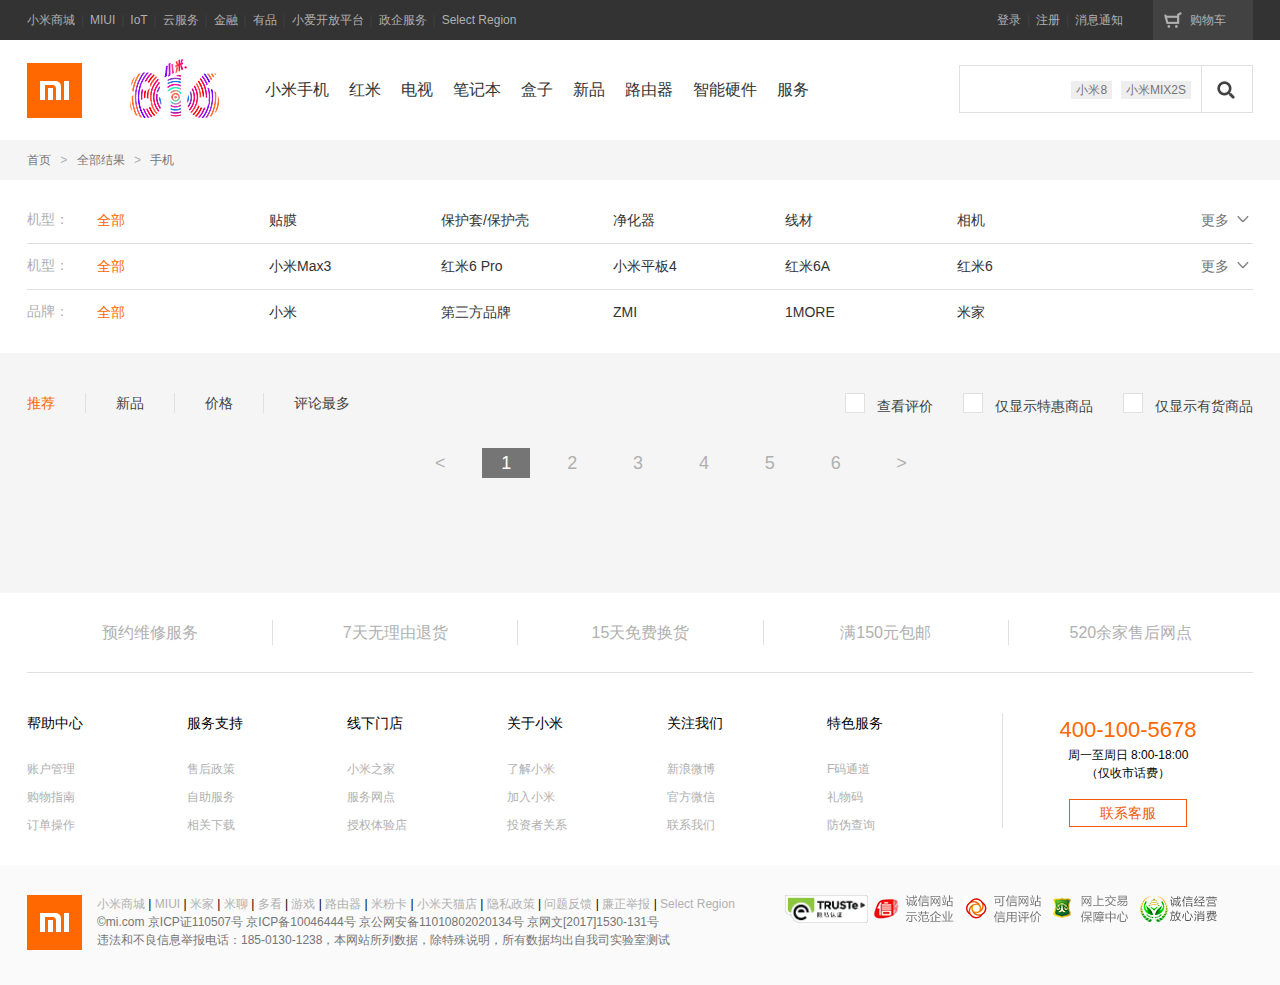
<file: static/list.html>
<!DOCTYPE html>
<html>

<head lang="en">
    <meta charset="UTF-8">
    <title>小米商城 - 搜索列表</title>
    <link rel="stylesheet" href="css/mystyle.css" />
    <link rel="stylesheet" href="css/list.css" />
    <script src="js/vue.js"></script>
    <script src="js/axios.min.js"></script>
    <script src="js/qs.min.js"></script>
</head>

<body>
    <header id="header"></header>
    <!-- 主体 -->
    <!-- 分类指示 -->
    <section>
        <div class="breadcrumbs">
            <div class="container">
                <a href="javascript:void(0)">首页</a>
                <span>></span>
                <a href="javascript:void(0)">全部结果</a>
                <span>></span>
                <a href="javascript:void(0)">手机</a>
            </div>
        </div>
        <!-- 筛选框 -->
        <div class="filter-box container" id="filter-box">
            <div class="filter-box-wrap">
                <dl class="filter-list clearfix" :class="{toggled:isToggled_1}" id="filter-1">
                    <dt>机型：</dt>
                    <dd class="active">全部</dd>
                    <dd>
                        <a href="#">贴膜</a>
                    </dd>
                    <dd>
                        <a href="#">保护套/保护壳</a>
                    </dd>
                    <dd>
                        <a href="#">净化器</a>
                    </dd>
                    <dd>
                        <a href="#">线材</a>
                    </dd>
                    <dd>
                        <a href="#">相机</a>
                    </dd>
                    <dd>
                        <a href="#">品牌耳机</a>
                    </dd>
                    <dd>
                        <a href="#">充电器</a>
                    </dd>
                    <dd>
                        <a href="#">手机支架</a>
                    </dd>
                    <dd>
                        <a href="#">智能硬件</a>
                    </dd>
                    <dd>
                        <a href="#">蓝牙手柄</a>
                    </dd>
                    <dd>
                        <a href="#">笔记本电脑配件</a>
                    </dd>
                    <dd>
                        <a href="#">线控耳机</a>
                    </dd>
                    <dd>
                        <a href="#">其他配件</a>
                    </dd>
                    <dd>
                        <a href="#">手机</a>
                    </dd>
                </dl>
                <div class="more" @click="toggle_1()">
                    <span>更多</span>
                    <img src="img/product_list/dropdown.png" alt="">
                </div>
            </div>
            <div class="filter-box-wrap">
                <dl class="filter-list clearfix" id="filter-2" :class="{toggled:isToggled_2}">
                    <dt>机型：</dt>
                    <dd class="active">全部</dd>
                    <dd>
                        <a href="#">小米Max3</a>
                    </dd>
                    <dd>
                        <a href="#">红米6 Pro</a>
                    </dd>
                    <dd>
                        <a href="#">小米平板4</a>
                    </dd>
                    <dd>
                        <a href="#">红米6A</a>
                    </dd>
                    <dd>
                        <a href="#">红米6</a>
                    </dd>
                    <dd>
                        <a href="#">小米8</a>
                    </dd>
                    <dd>
                        <a href="#">小米8 SE</a>
                    </dd>
                    <dd>
                        <a href="#">红米S2</a>
                    </dd>
                    <dd>
                        <a href="#">黑鲨游戏手机</a>
                    </dd>
                    <dd>
                        <a href="#">小米6X</a>
                    </dd>
                    <dd>
                        <a href="#">红米Note5</a>
                    </dd>
                    <dd>
                        <a href="#">红米5 Plus</a>
                    </dd>
                    <dd>
                        <a href="#">红米5</a>
                    </dd>
                    <dd>
                        <a href="#">小米MIX 2</a>
                    </dd>
                    <dd>
                        <a href="#">红米Note 5A</a>
                    </dd>
                    <dd>
                        <a href="#">小米5X</a>
                    </dd>
                    <dd>
                        <a href="#">小米Note 3</a>
                    </dd>
                    <dd>
                        <a href="#">小米Max 2</a>
                    </dd>
                    <dd>
                        <a href="#">小米6</a>
                    </dd>
                    <dd>
                        <a href="#">小米4X</a>
                    </dd>
                    <dd>
                        <a href="#">红米Note 4X</a>
                    </dd>
                    <dd>
                        <a href="#">红米4</a>
                    </dd>
                    <dd>
                        <a href="#">小米5s Plus</a>
                    </dd>
                    <dd>
                        <a href="#">小米5s</a>
                    </dd>
                </dl>
                <div class="more" @click="toggle_2()">
                    <span>更多</span>
                    <img src="img/product_list/dropdown.png" alt="">
                </div>
            </div>
            <div class="filter-box-wrap">
                <dl class="filter-list clearfix" id="filter-3">
                    <dt>品牌：</dt>
                    <dd class="active">全部</dd>
                    <dd>
                        <a href="#">小米</a>
                    </dd>
                    <dd>
                        <a href="#">第三方品牌</a>
                    </dd>
                    <dd>
                        <a href="#">ZMI</a>
                    </dd>
                    <dd>
                        <a href="#">1MORE</a>
                    </dd>
                    <dd>
                        <a href="#">米家</a>
                    </dd>
                </dl>
            </div>
        </div>
        <!-- 内容-->
        <div class="content">
            <div class="container">
                <div class="order-list-box clearfix">
                    <ul class="order-list">
                        <li class="active">
                            <a href="#">推荐</a>
                        </li>
                        <li>
                            <a href="#">新品</a>
                        </li>
                        <li>
                            <a href="#">价格</a>
                        </li>
                        <li>
                            <a href="#">评论最多</a>
                        </li>
                    </ul>
                    <ul class="type-list">
                        <li>
                            <a href="javascript:void(0)">
                                <span class="checkbox">
                                </span>
                                查看评价
                            </a>
                        </li>
                        <li>
                            <a href="javascript:void(0)">
                                <span class="checkbox">
                                </span>
                                仅显示特惠商品
                            </a>
                        </li>
                        <li>
                            <a href="javascript:void(0)">
                                <span class="checkbox">
                                </span>
                                仅显示有货商品
                            </a>
                        </li>
                    </ul>
                </div>
                <div class="goods-list-box" id="goods">
                    <div class="goods-list clearfix">
                        <div class="goods-item" v-for="(goods,index) in 
                    res">
                            <div class="img-bg">
                                <a href="product_details.html">
                                    <img :src="goods.current" alt="" />
                                </a>
                            </div>
                            <p class="title">
                                <a href="javascript:void(0)" v-text="goods.title"></a>
                            </p>
                            <p class="price">
                                {{goods.price}}
                                <del v-text="goods.del_price"></del>
                            </p>
                            <ul class="thumb-list">
                                <li v-for="(img,i) in goods.imgs" @mouseover="changeImg(i,index)">
                                    <a>
                                        <img :src="img" alt="" />
                                    </a>
                                </li>
                            </ul>
                            <div class="p-flags">
                                <div class="flag-saleoff">6折促销</div>
                                <div class="flag-gift">有赠品</div>
                            </div>
                            <div class="actions">
                                <a href="#" class="like">
                                    <img src="img/product_list/like.png" alt="">
                                    <span class="s-like">喜欢</span>
                                </a>
                                <a href="#" class="shopcart">
                                    <span class="s-shopcart">加入购物车</span>
                                    <img src="img/product_list/shopcart.png" alt="">
                                </a>
                            </div>
                        </div>
                    </div>
                </div>
                <div class="page-list tac">
                    <a href="#" class="numbers">
                            <a href="#" class="numbers"><</a>
                            <a href="#" class="numbers current">1</a>
                            <a href="#" class="numbers">2</a>
                            <a href="#" class="numbers">3</a>
                            <a href="#" class="numbers">4</a>
                            <a href="#" class="numbers">5</a>
                            <a href="#" class="numbers">6</a>
                            <a href="#" class="numbers">></a>
                </div>
            </div>
        </div>
    </section>
    <footer id="footer"></footer>
    <script src="js/jquery-1.11.3.js"></script>
    <script src="js/header.js"></script>
    <script src="js/footer.js"></script>
    <script>
        new Vue({
            el: "section",
            data: {
                isToggled_1: false,
                isToggled_2: false,
                res: []
            },
            methods: {
                //折叠筛选框
                toggle_1() {
                    this.isToggled_1 = !this.isToggled_1;
                },
                toggle_2() {
                    this.isToggled_2 = !this.isToggled_2;
                },
                //大小图动态切换
                changeImg(i, index) {
                    this.res[index].current = this.res[index].imgs[i];
                }
            },
            created() {
                //获取商品数据
                axios.get("http://127.0.0.1:90/list").then(res => {
                    this.res = res.data;
                })
            },
        })
    </script>
</body>

</html>
</file>
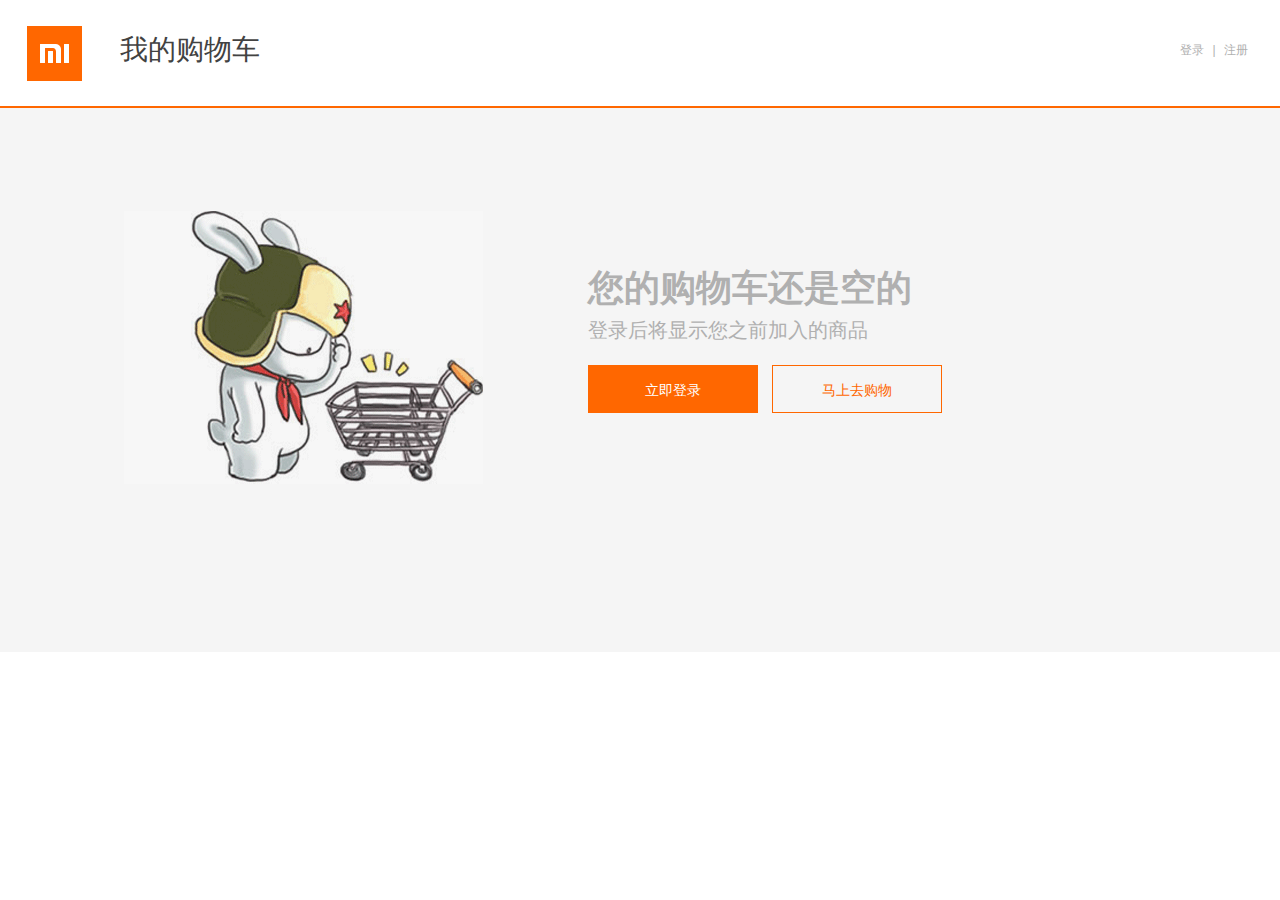
<file: static/shop_cart.html>
<!DOCTYPE html>
<html lang="en">

<head>
    <meta charset="UTF-8">
    <meta name="viewport" content="width=device-width, initial-scale=1.0">
    <meta http-equiv="X-UA-Compatible" content="ie=edge">
    <title>我的购物车-小米商城</title>
    <link rel="stylesheet" href="css/mystyle.css">
    <link rel="stylesheet" href="css/shop_cart.css">
</head>

<body>
    <!-- 顶部 -->
    <div class="header">
        <div class="container clearfix">
            <div class="head-logo">
                <a href="index.html">
                    <img src="img/icon/logo.png" alt="">
                </a>
            </div>
            <div class="head-title">
                <h2>我的购物车</h2>
            </div>
            <div class="head-info">
                <a href="user_login.html">登录</a>
                <span>|</span>
                <a href="user_register.html">注册</a>
            </div>
        </div>
    </div>
    <!-- 空购物车 -->
    <div class="main-page">
        <div class="cart-empty">
            <div class="cart-text">
                <h2>您的购物车还是空的</h2>
                <p class="login-desc">登录后将显示您之前加入的商品</p>
                <a href="user_login.html" class="btn-login">立即登录</a>
                <a href="list.html" class="btn-shop">马上去购物</a>
            </div>
        </div>
    </div>
    <!-- 底部 -->
    <footer id="footer"></footer>
    <script src="js/footer.js"></script>
</body>

</html>
</file>
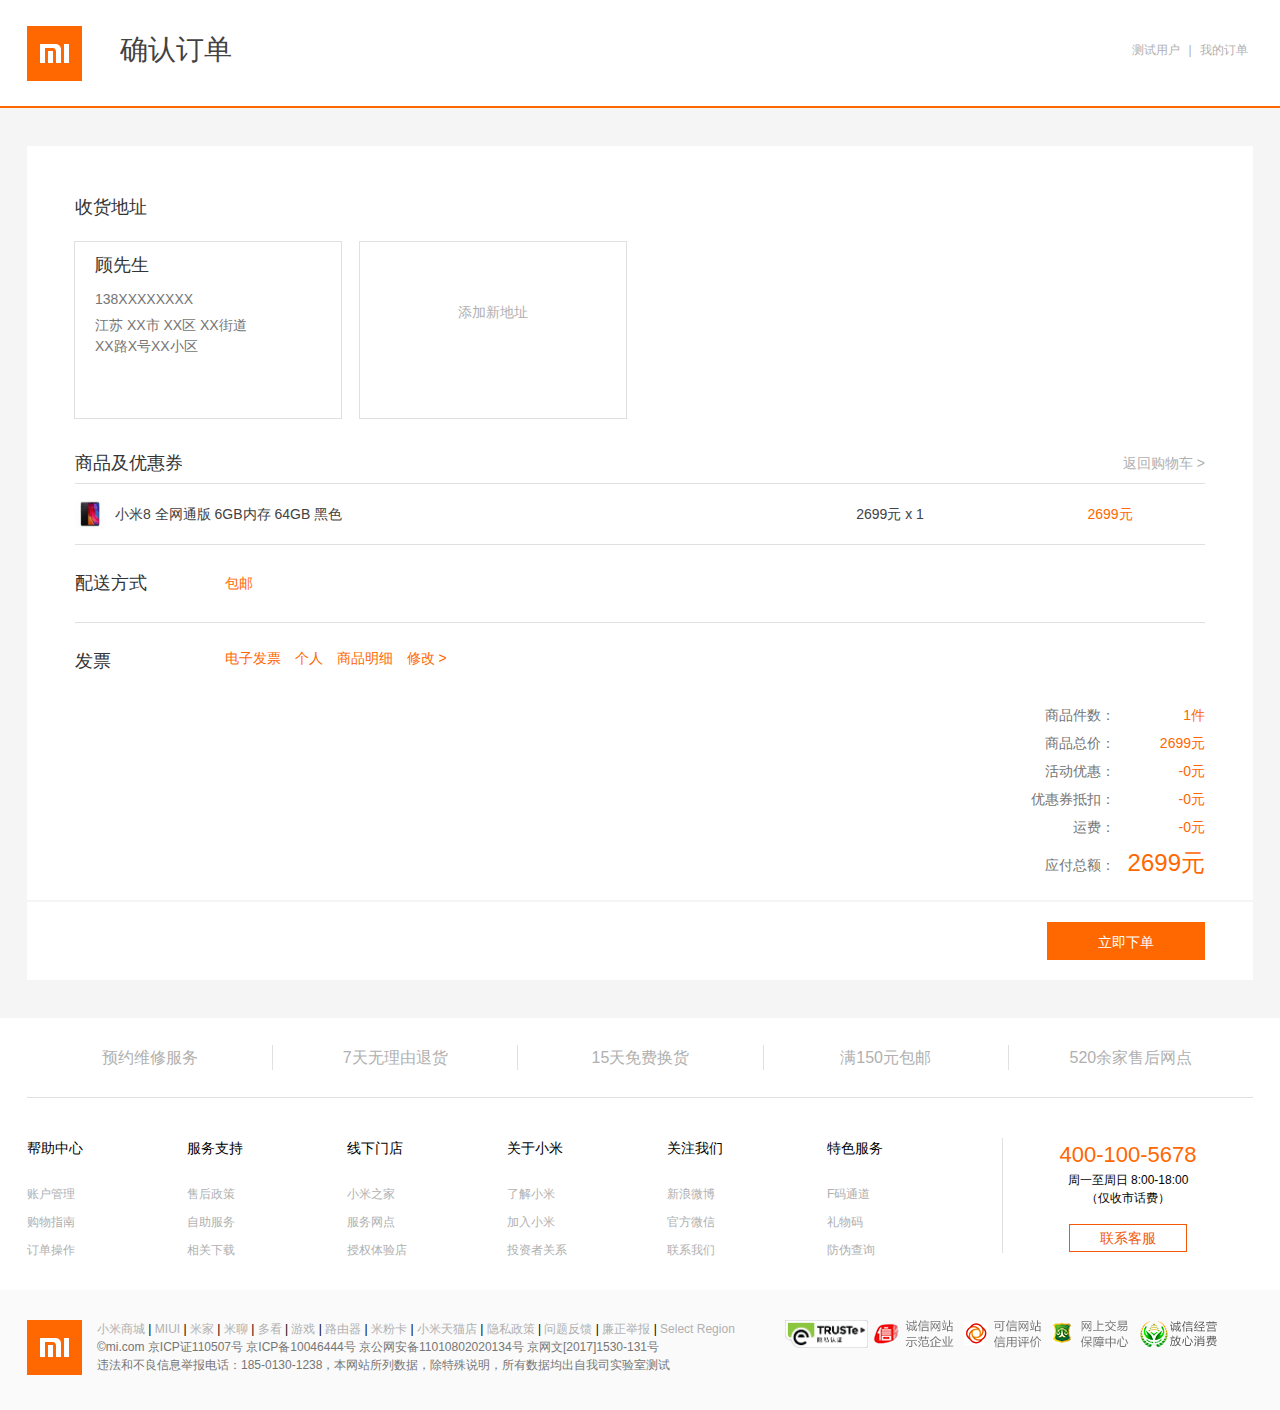
<file: static/shop_cart_confirm.html>
<!DOCTYPE html>
<html lang="en">

<head>
    <meta charset="UTF-8">
    <title>填写订单信息</title>
    <link rel="stylesheet" href="css/mystyle.css">
    <link rel="stylesheet" href="css/shop_cart_confirm.css">
    <script src="js/vue.js"></script>
</head>

<body>
    <!-- 顶部 -->
    <div class="header">
        <div class="container clearfix">
            <div class="head-logo">
                <a href="index.html">
                    <img src="img/icon/logo.png" alt="">
                </a>
            </div>
            <div class="head-title">
                <h2>确认订单</h2>
            </div>
            <div class="head-info">
                <a href="user_login.html">测试用户</a>
                <span>|</span>
                <a href="user_register.html">我的订单</a>
            </div>
        </div>
    </div>
    <!-- 主体 -->
    <section>
        <div class="main-page">
            <div class="container">
                <div class="checkout-box">
                    <div class="section section-address">
                        <div class="section-header">
                            <p>收货地址</p>
                        </div>
                        <div class="section-body clearfix">
                            <div class="address-item">
                                <div class="uname">顾先生</div>
                                <div class="address-content">
                                    <p class="utel">138XXXXXXXX</p>
                                    <p class="uaddress">
                                        江苏 XX市 XX区 XX街道<br> XX路X号XX小区
                                    </p>
                                </div>
                            </div>
                            <div class="address-item tac address-new">
                                添加新地址
                            </div>
                        </div>
                    </div>
                    <div class="section section-goods">
                        <div class="section-header clearfix">
                            <p class="title">商品及优惠券</p>
                            <div class="more">
                                <a href="shop_cart_pay.html">返回购物车 ></a> </div>
                        </div>
                        <div class="section-body">
                            <ul class="goods-list clearfix">
                                <li>
                                    <div class="col col-img">
                                        <img src="img/product_details/mi8-1.jpg" alt="">
                                    </div>
                                    <div class="col col-name">
                                        <a href="product_details.html">
                                            小米8 全网通版 6GB内存 64GB 黑色
                                        </a>
                                    </div>
                                    <div class="col col-price">
                                        2699元 x 1
                                    </div>
                                    <div class="col col-total">
                                        2699元
                                    </div>
                                </li>
                            </ul>
                        </div>
                    </div>
                    <div class="section section-options section-shipment clearfix">
                        <div class="section-header">
                            <p>配送方式</p>
                        </div>
                        <div class="section-body">
                            <p class="by">包邮</p>
                        </div>
                    </div>
                    <div class="section section-options section-invoice clearfix">
                        <div class="section-header">
                            <p>发票</p>
                        </div>
                        <div class="section-body">
                            <span>电子发票</span>
                            <span>个人</span>
                            <span>商品明细</span>
                            <span>修改 ></span>
                        </div>
                    </div>
                    <div class="section section-count">
                        <div class="money-box">
                            <ul>
                                <li>
                                    <span class="money-desc">商品件数：</span>
                                    <span class="val">1件</span>
                                </li>
                                <li>
                                    <span class="money-desc">商品总价：</span>
                                    <span class="val">2699元</span>
                                </li>
                                <li>
                                    <span class="money-desc">活动优惠：</span>
                                    <span class="val">-0元</span>
                                </li>
                                <li>
                                    <span class="money-desc">优惠券抵扣：</span>
                                    <span class="val">-0元</span>
                                </li>
                                <li>
                                    <span class="money-desc">运费：</span>
                                    <span class="val">-0元</span>
                                </li>
                                <li class="total-price">
                                    <span class="money-desc">应付总额：</span>
                                    <span class="val">2699元</span>
                                </li>
                            </ul>
                        </div>
                    </div>
                    <div class="section-bar clearfix">
                        <a class="btn">立即下单</a>
                    </div>
                </div>
            </div>
        </div>
    </section>
    <!-- 底部 -->
    <footer id="footer"></footer>
    <script src="js/jquery-1.11.3.js"></script>
    <script src="js/footer.js"></script>
</body>

</html>
</file>
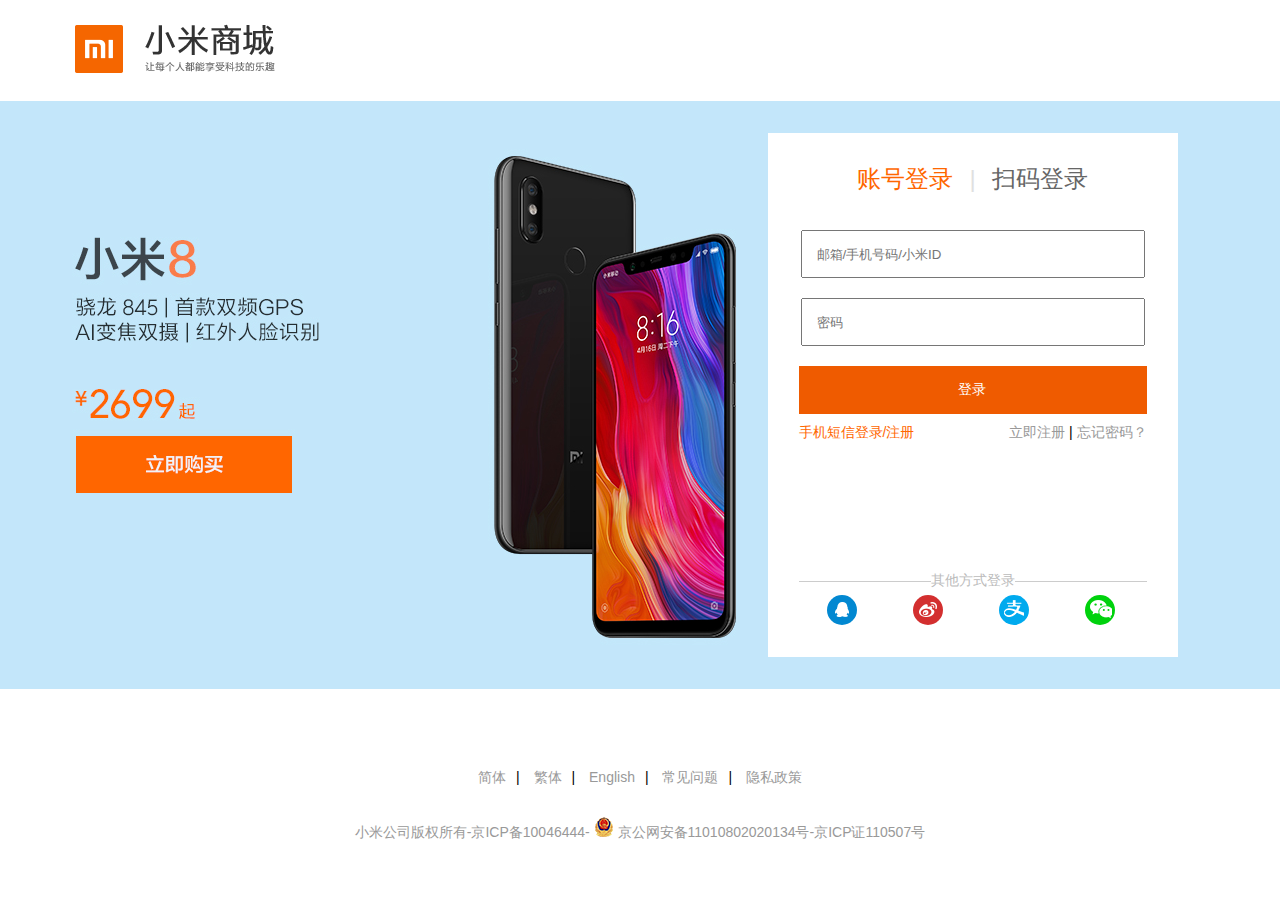
<file: static/user_login.html>
<!DOCTYPE html>
<html lang="en">

<head>
    <meta charset="UTF-8">
    <title>小米账号 - 登录</title>
    <link rel="stylesheet" href="css/login.css" />
    <script src="js/vue.js"></script>
    <script src="js/axios.min.js"></script>
    <script src="js/qs.min.js"></script>
</head>

<body>
    <!-- 顶部logo -->
    <div class="header">
        <div class="top-log">
            <a href="index.html"><img src="img/login/mistore_logo.png" alt="" /></a>
        </div>
    </div>

    <!-- 登录banner -->
    <div class="login-banner">
        <div class="login-form">
            <div class="top-text">
                <span class="login-text" :class="{active:show==1}" @click="show=1">账号登录</span>
                <span class="split">|</span>
                <span class="login-text" :class="{active:show==2}" @click="show=2">扫码登录</span>
            </div>
            <div class="content">
                <div class="login-content" id="content1" v-show="show==1">
                    <div class="login-input">
                        <form action="/user/login">
                            <input type="text" v-model="login.uname" id="uname" name="uname" placeholder="邮箱/手机号码/小米ID">
                            <input type="password" v-model="login.upwd" id="upwd" name="upwd" placeholder="密码">
                            <div class="err-msg" style="display: none">
                                <div class="err-icon"></div>
                                <span>用户名或密码不正确</span>
                            </div>
                            <input type="button" id="ulogin" value="登录" @click="log()">
                        </form>
                    </div>
                    <div class="form-bottom">
                        <span class="form-bottom-left">
                            <a href="user_register.html" class="active">手机短信登录/注册</a>
                        </span>
                        <div class="form-bottom-right">
                            <a href="user_register.html">立即注册</a>
                            <span>|</span>
                            <a href="#">忘记密码？</a>
                        </div>
                    </div>
                    <div class="icon">
                        <fieldset>
                            <legend>其他方式登录</legend>
                        </fieldset>
                        <ul class="clearfix">
                            <li>
                                <a href="#" id="qq">
                                    <div id="qq-icon"></div>
                                </a>
                            </li>
                            <li>
                                <a href="#" id="weibo">
                                    <div id="weibo-icon"></div>
                                </a>
                            </li>
                            <li>
                                <a href="#" id="zfb">
                                    <div id="zfb-icon"></div>
                                </a>
                            </li>
                            <li>
                                <a href="#" id="wechat">
                                    <div id="wechat-icon"></div>
                                </a>
                            </li>
                        </ul>
                    </div>
                </div>
                <div class="login-content" id="content2" v-show="show==2">
                    <img src="img/erweima.png" alt="" />
                    <div class="erweima-text">
                        <p>使用<span>小米商城APP</span>扫一扫</p>
                        <p>小米手机可打开「设置」>「小米帐号」扫码登录</p>
                    </div>
                </div>
            </div>
        </div>
    </div>
    </div>
    <!-- 底部-->
    <div class="footer">
        <div class="footer-top">
            <ul class="clearfix">
                <li><a href="#">简体</a>|</li>
                <li><a href="#">繁体</a>|</li>
                <li><a href="#">English</a>|</li>
                <li><a href="#">常见问题</a>|</li>
                <li><a href="#">隐私政策</a></li>
            </ul>
        </div>
        <div class="footer-bottom">
            <p>
                <a href="#">小米公司版权所有-京ICP备10046444-</a>
                <img src="img/login/ghs.png" alt="" />
                <a href="#">京公网安备11010802020134号-京ICP证110507号</a>
            </p>
        </div>
    </div>
    <script>
        //切换二维码登录
        new Vue({
            el: ".login-form",
            data: {
                show: 1,
                login: {
                    uname: "",
                    upwd: ""
                }
            },
            methods: {
                //验证登录
                log() {
                    var obj = Qs.stringify({
                        uname: this.login.uname,
                        upwd: this.login.upwd
                    });
                    axios({
                        method: "POST",
                        url: "http://127.0.0.1:90/user/login",
                        data: obj,
                        headers: {
                            'Content-Type': 'application/x-www-form-urlencoded'
                        }
                    }).then(res => {
                        console.log(res.data);
                        if (res.data.code == 1) {
                            alert("登录成功!")
                        } else {
                            alert("登录失败!")
                        }
                    })
                }
            }
        })
    </script>
</body>

</html>
</file>
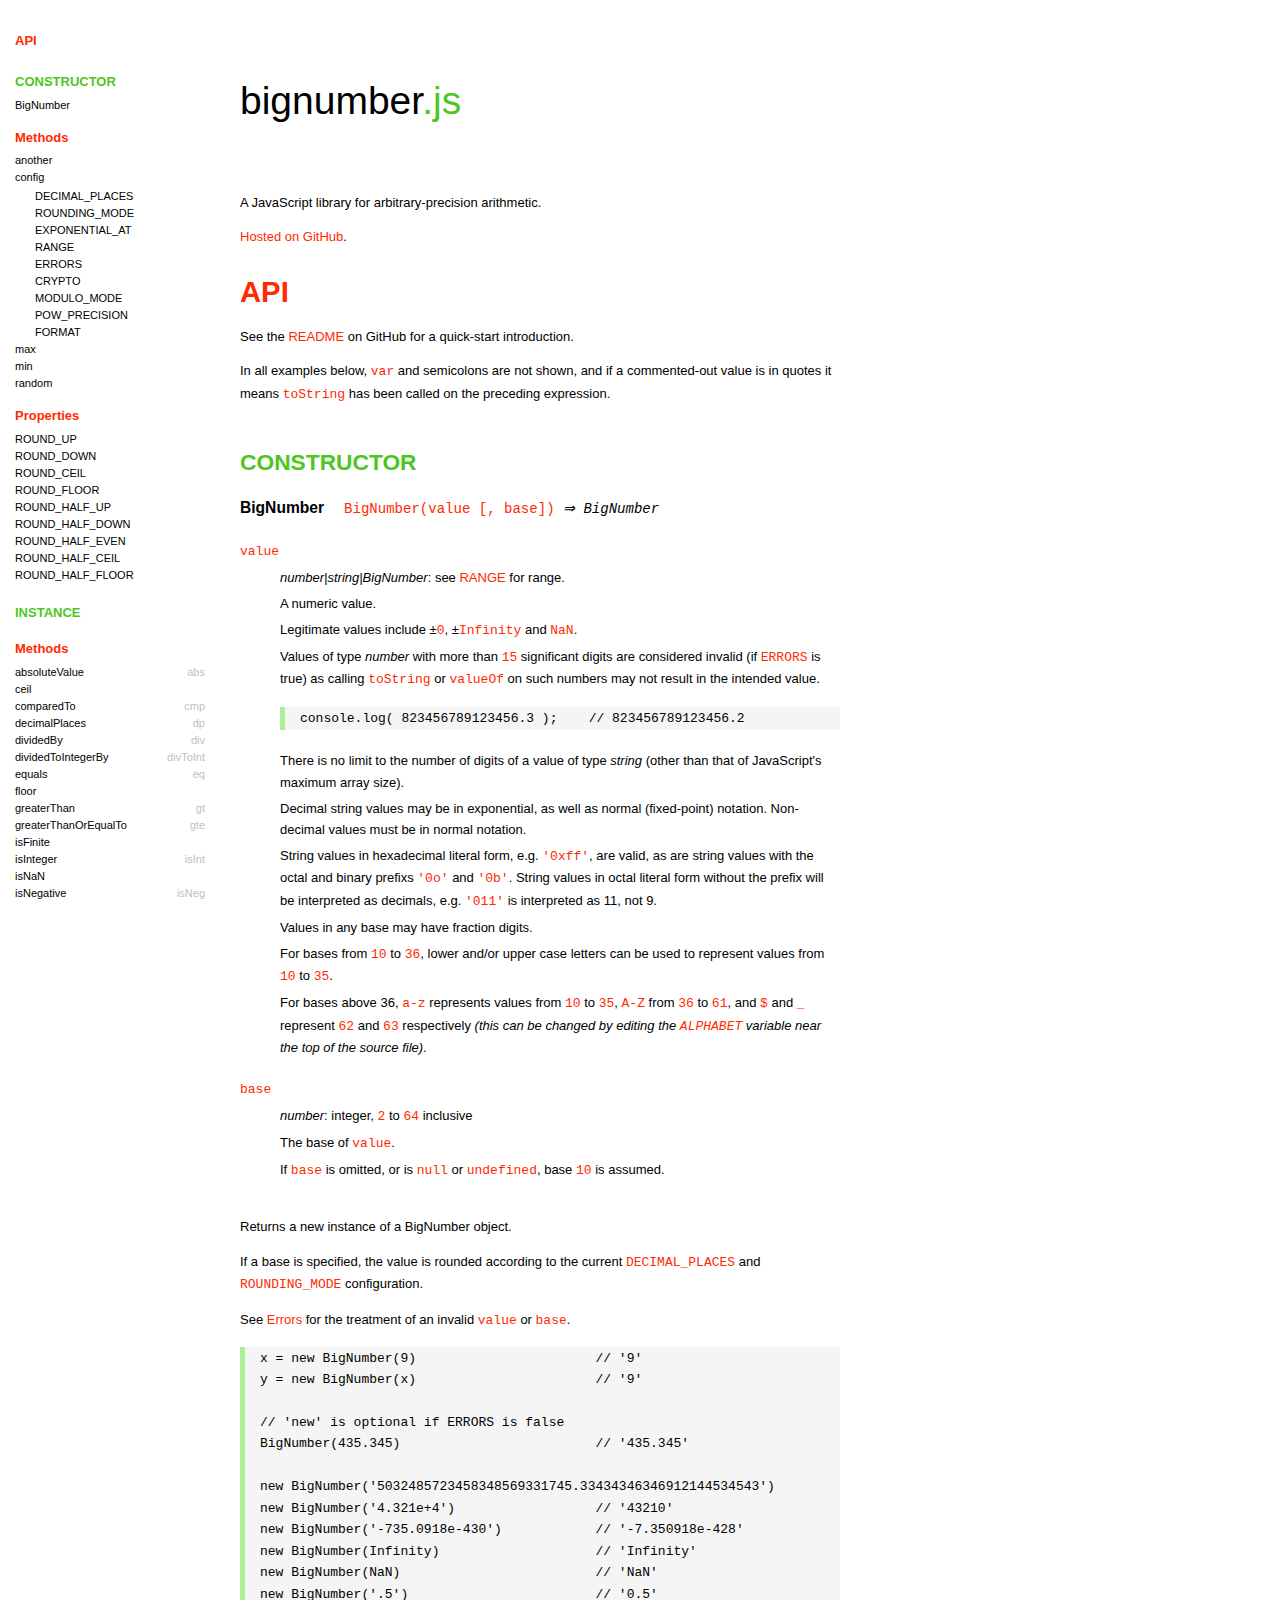
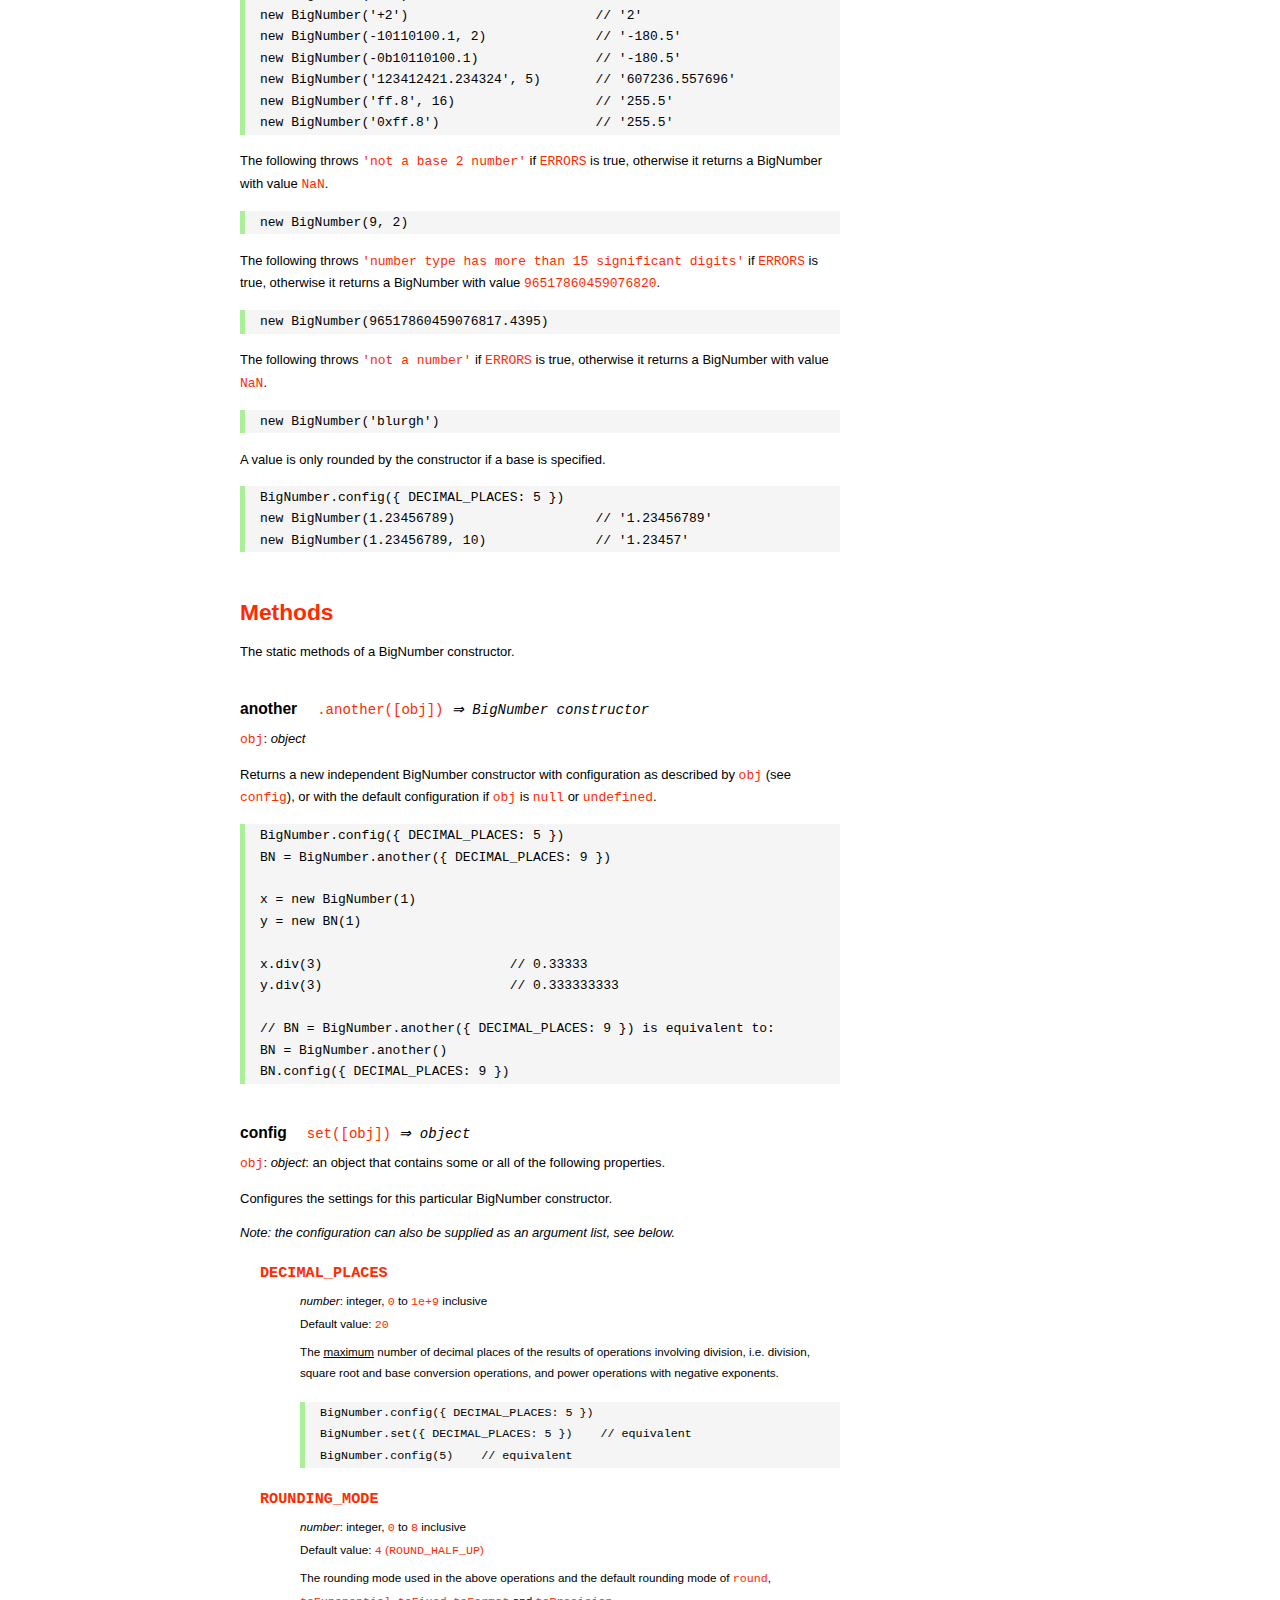
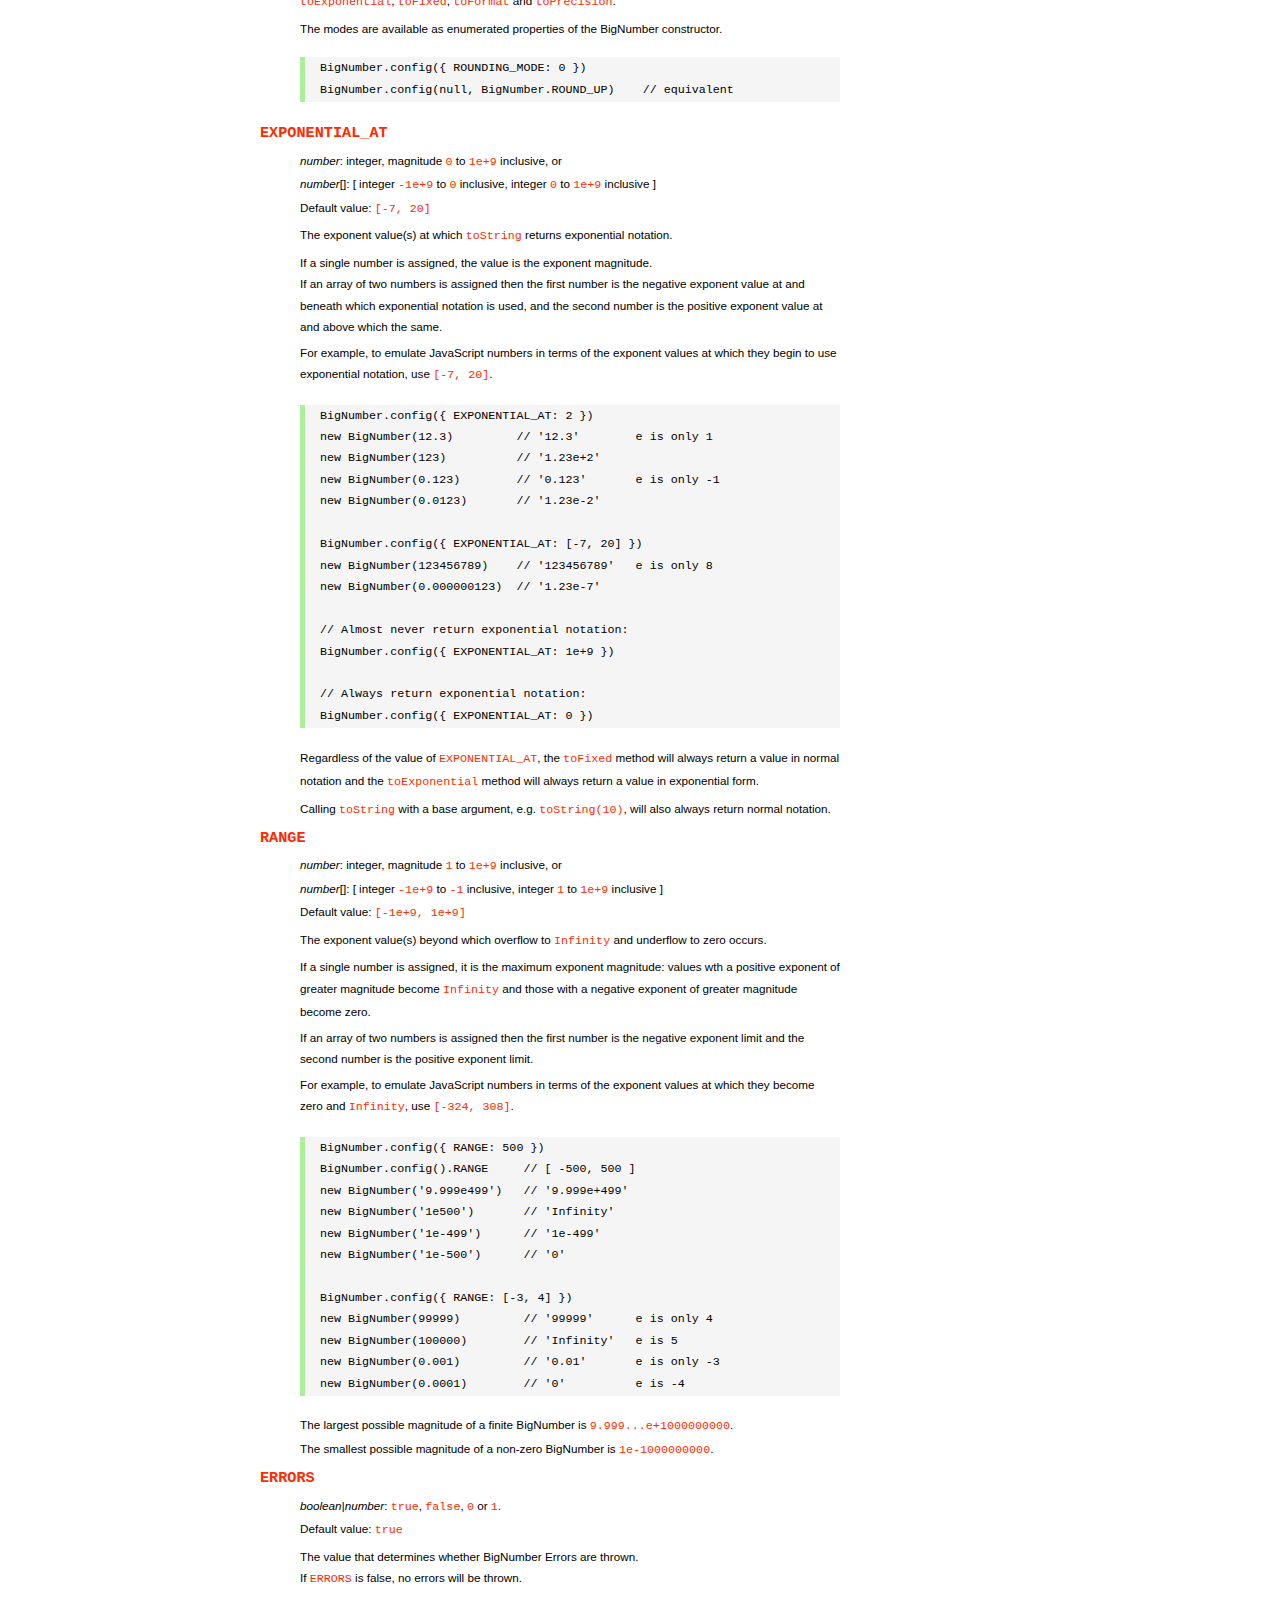
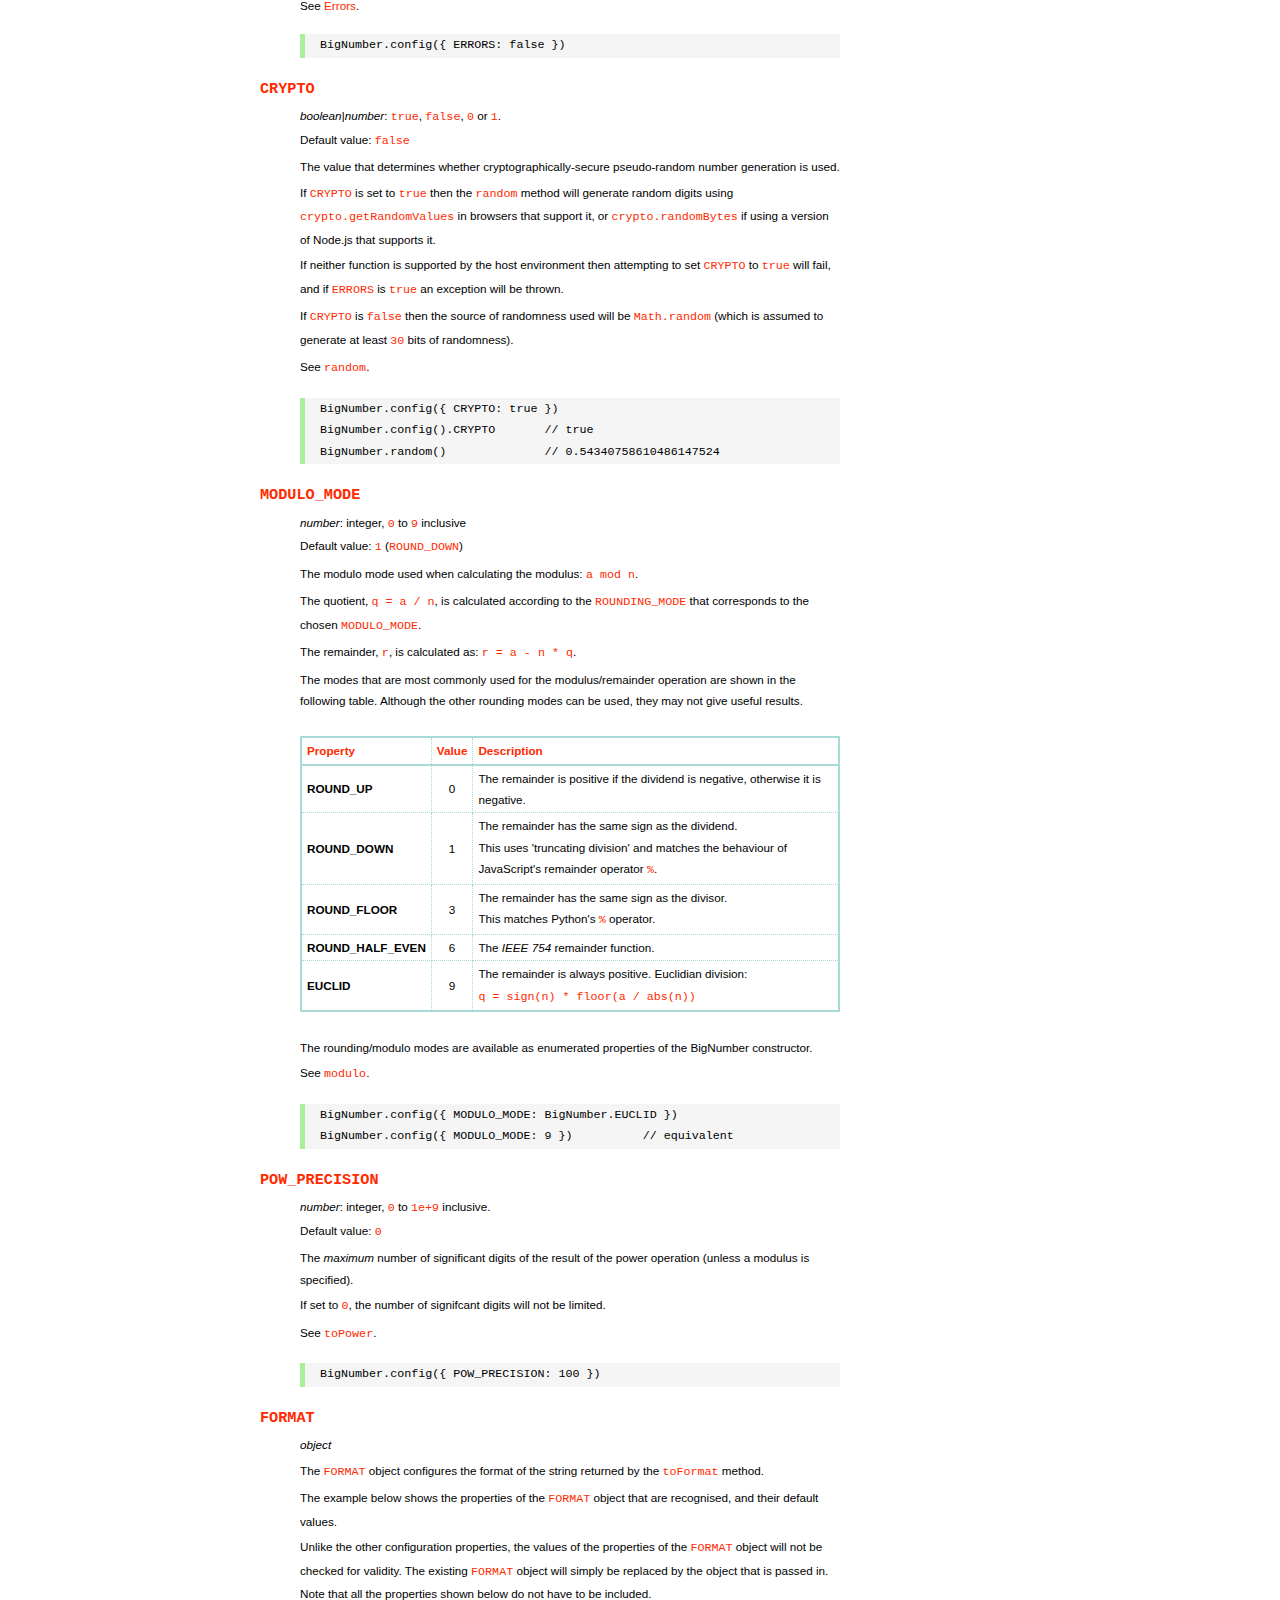
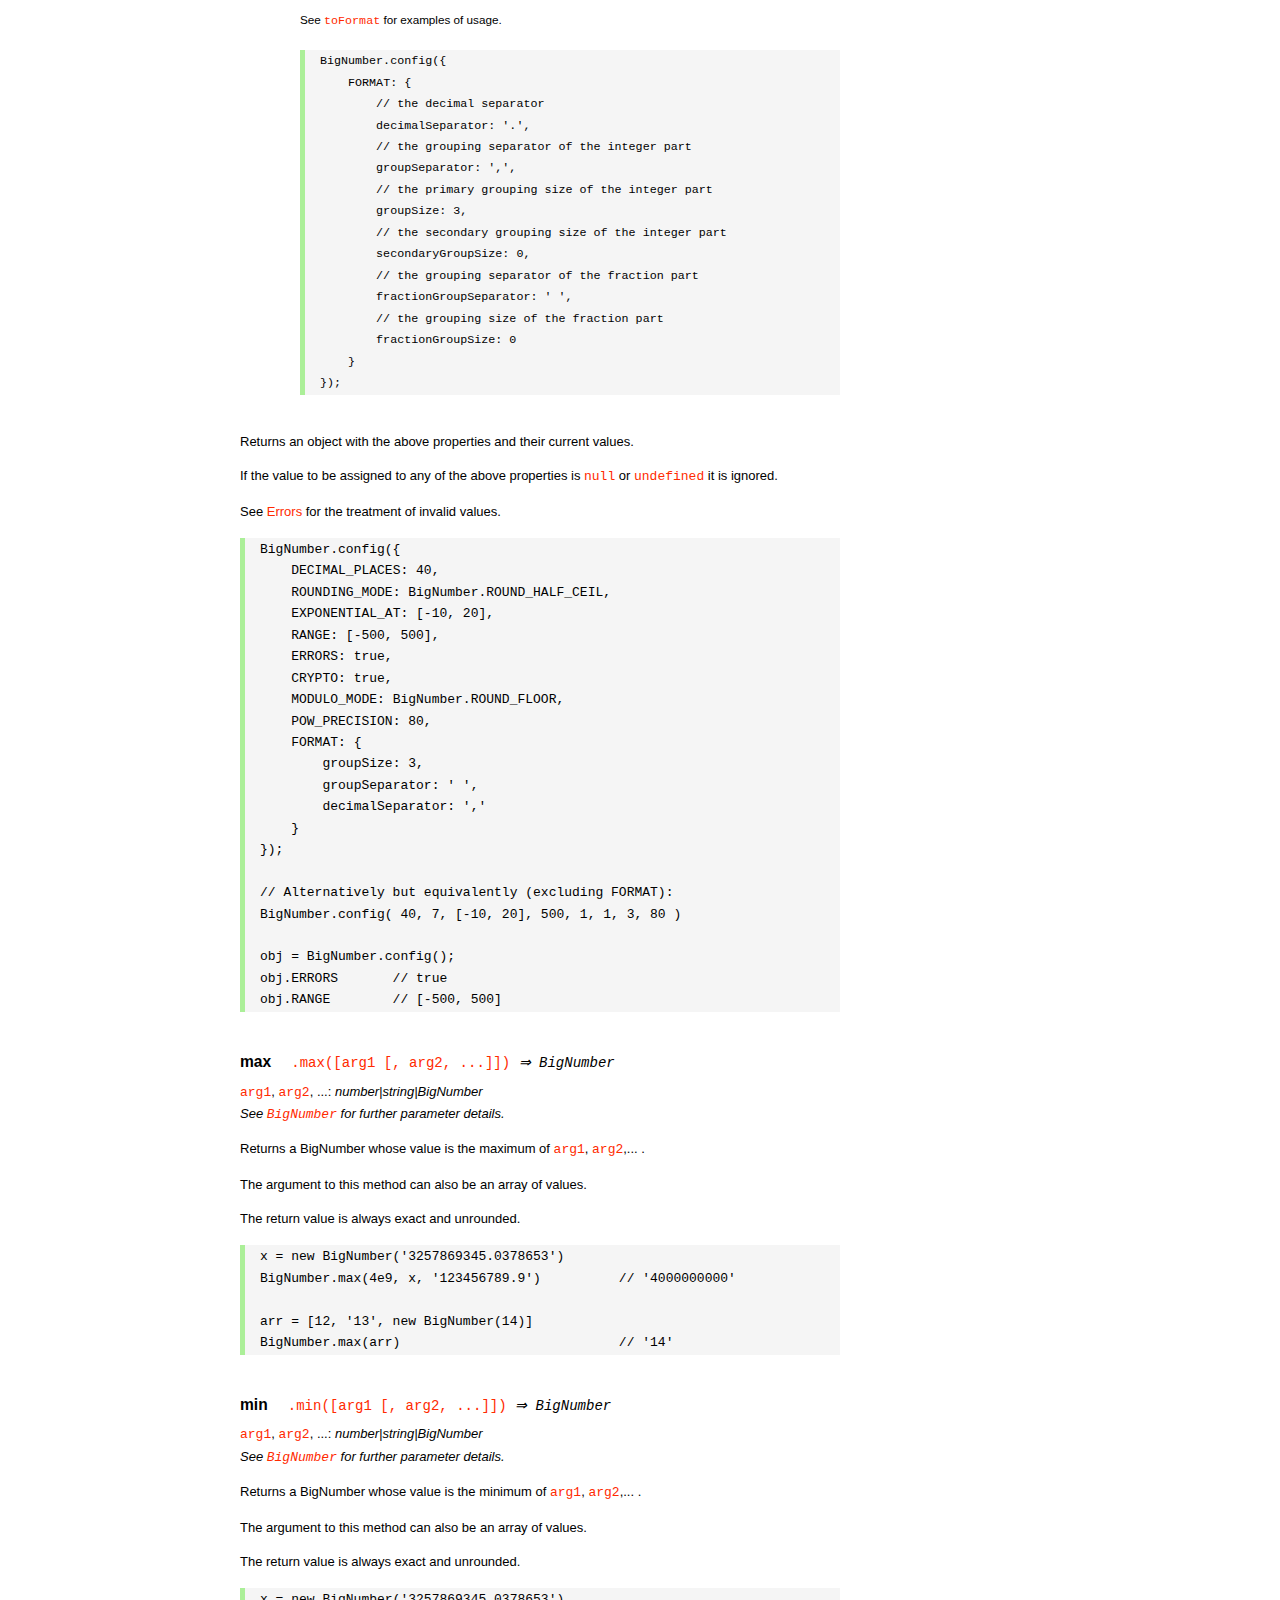
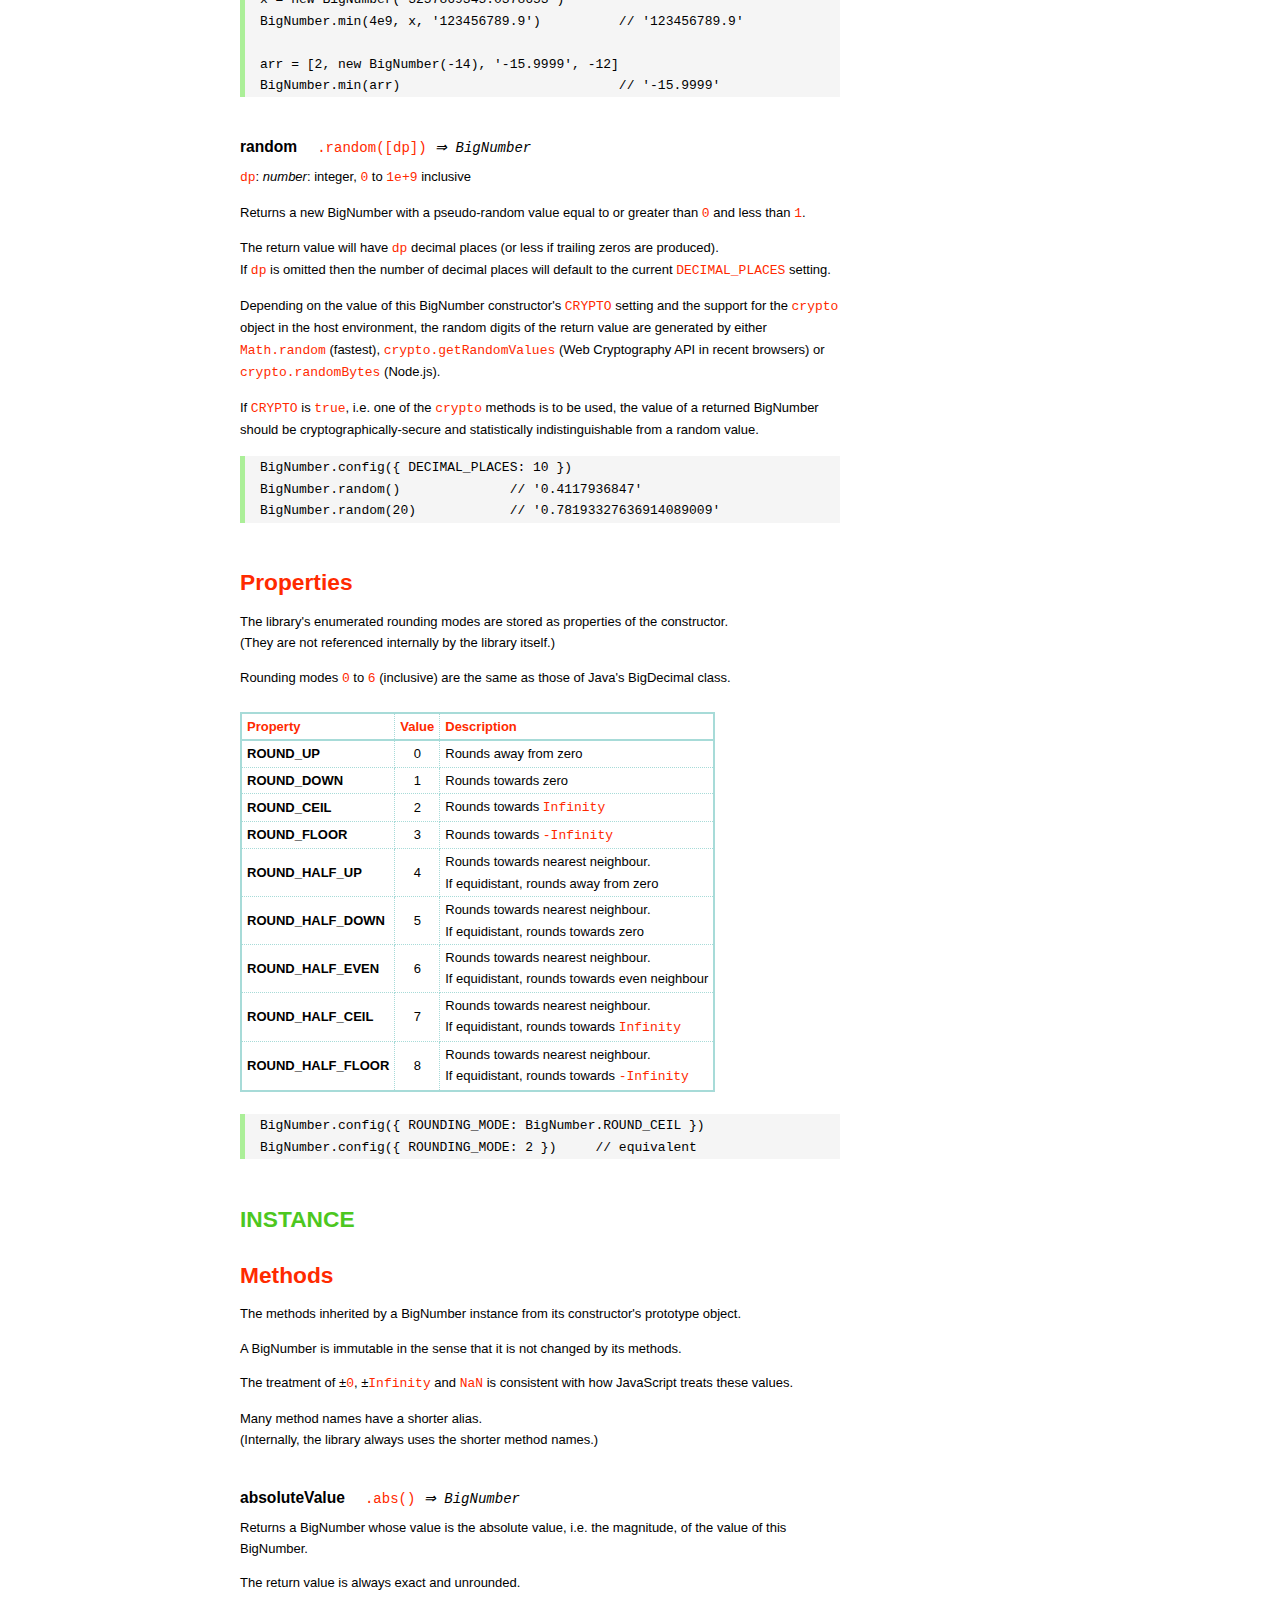
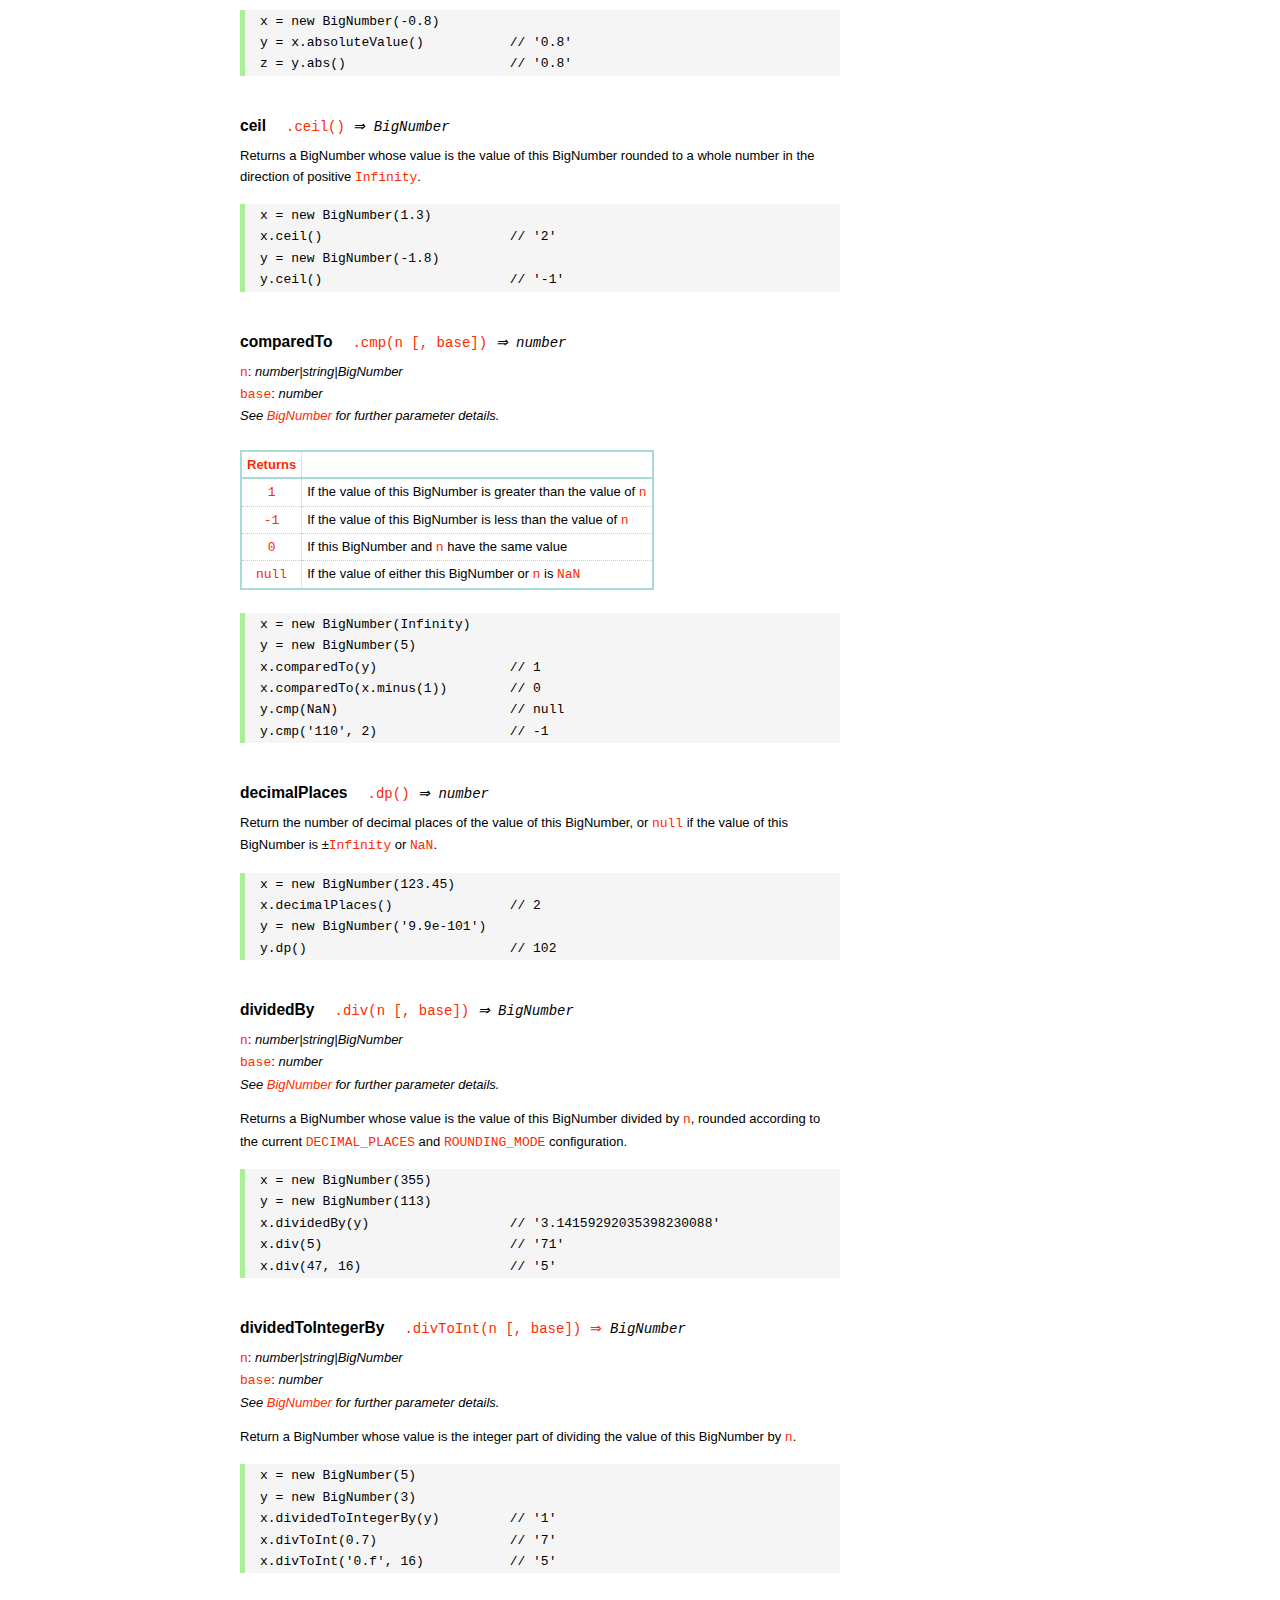
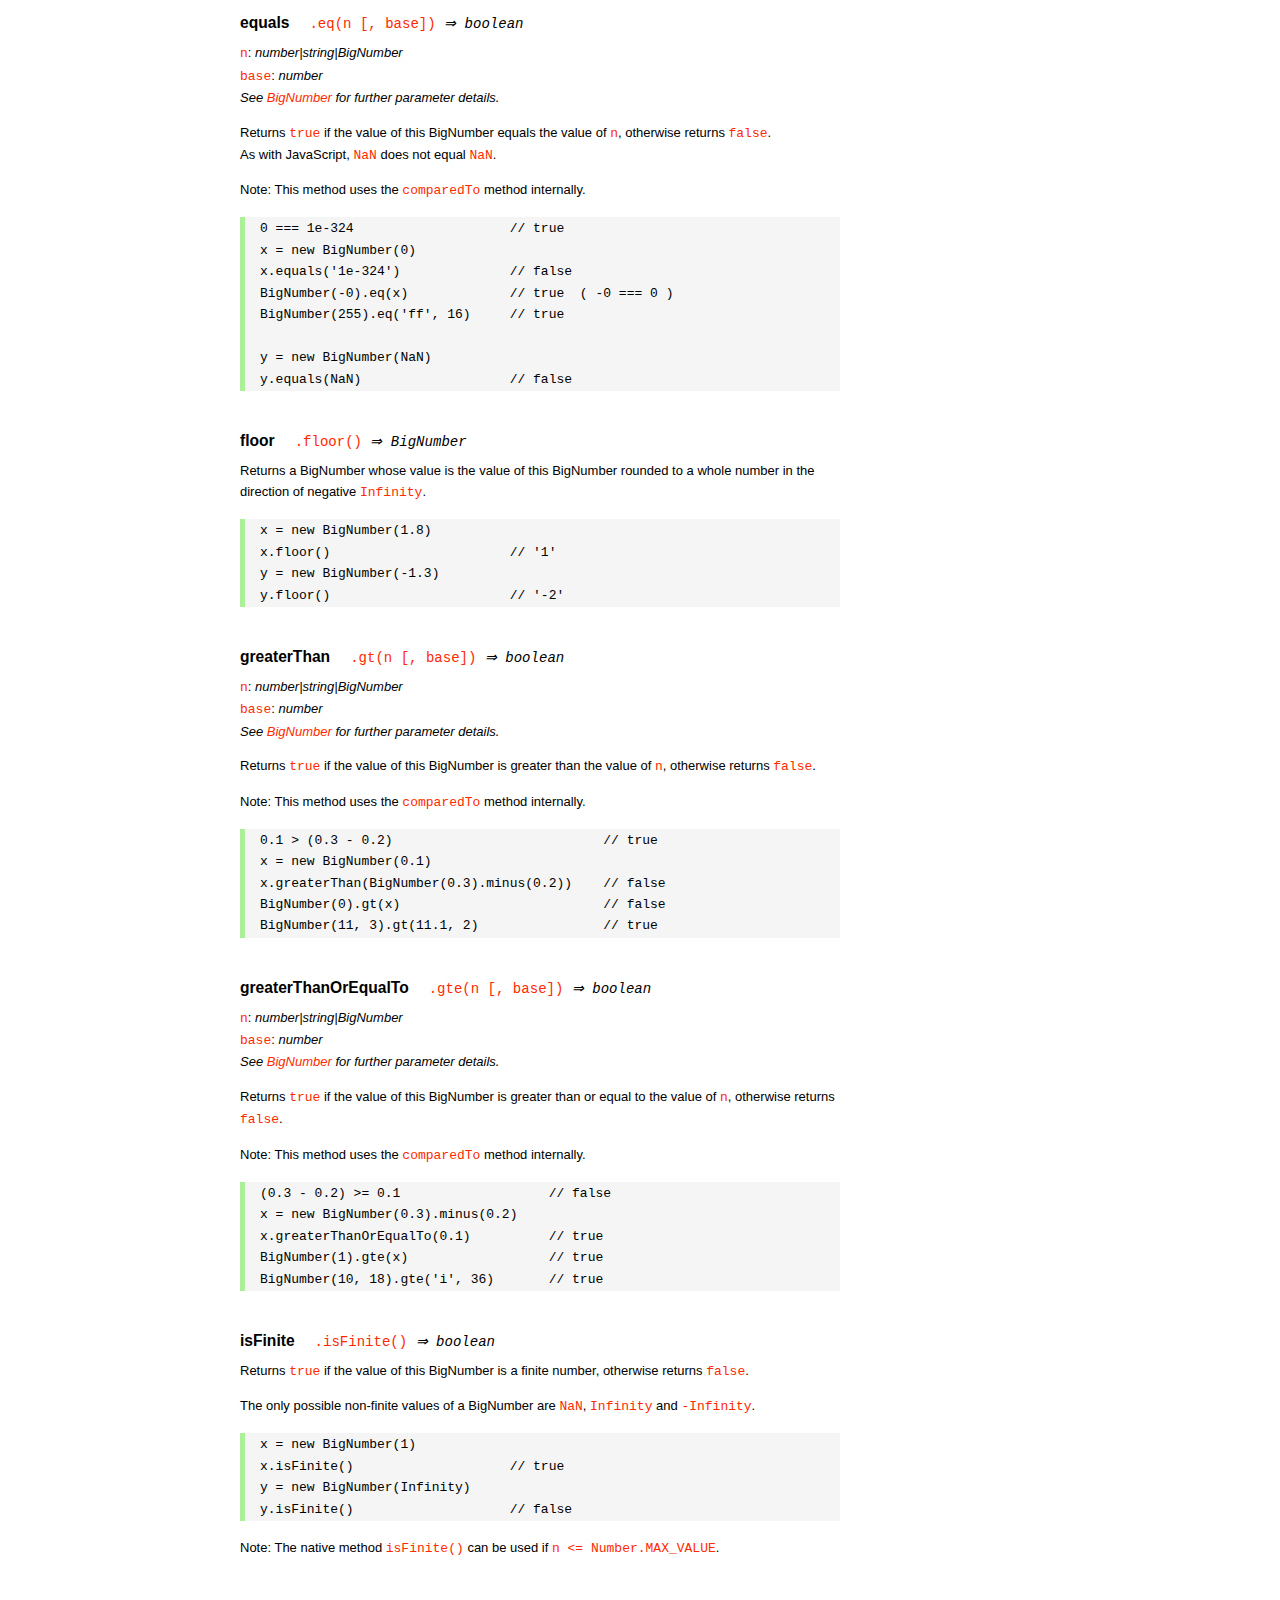
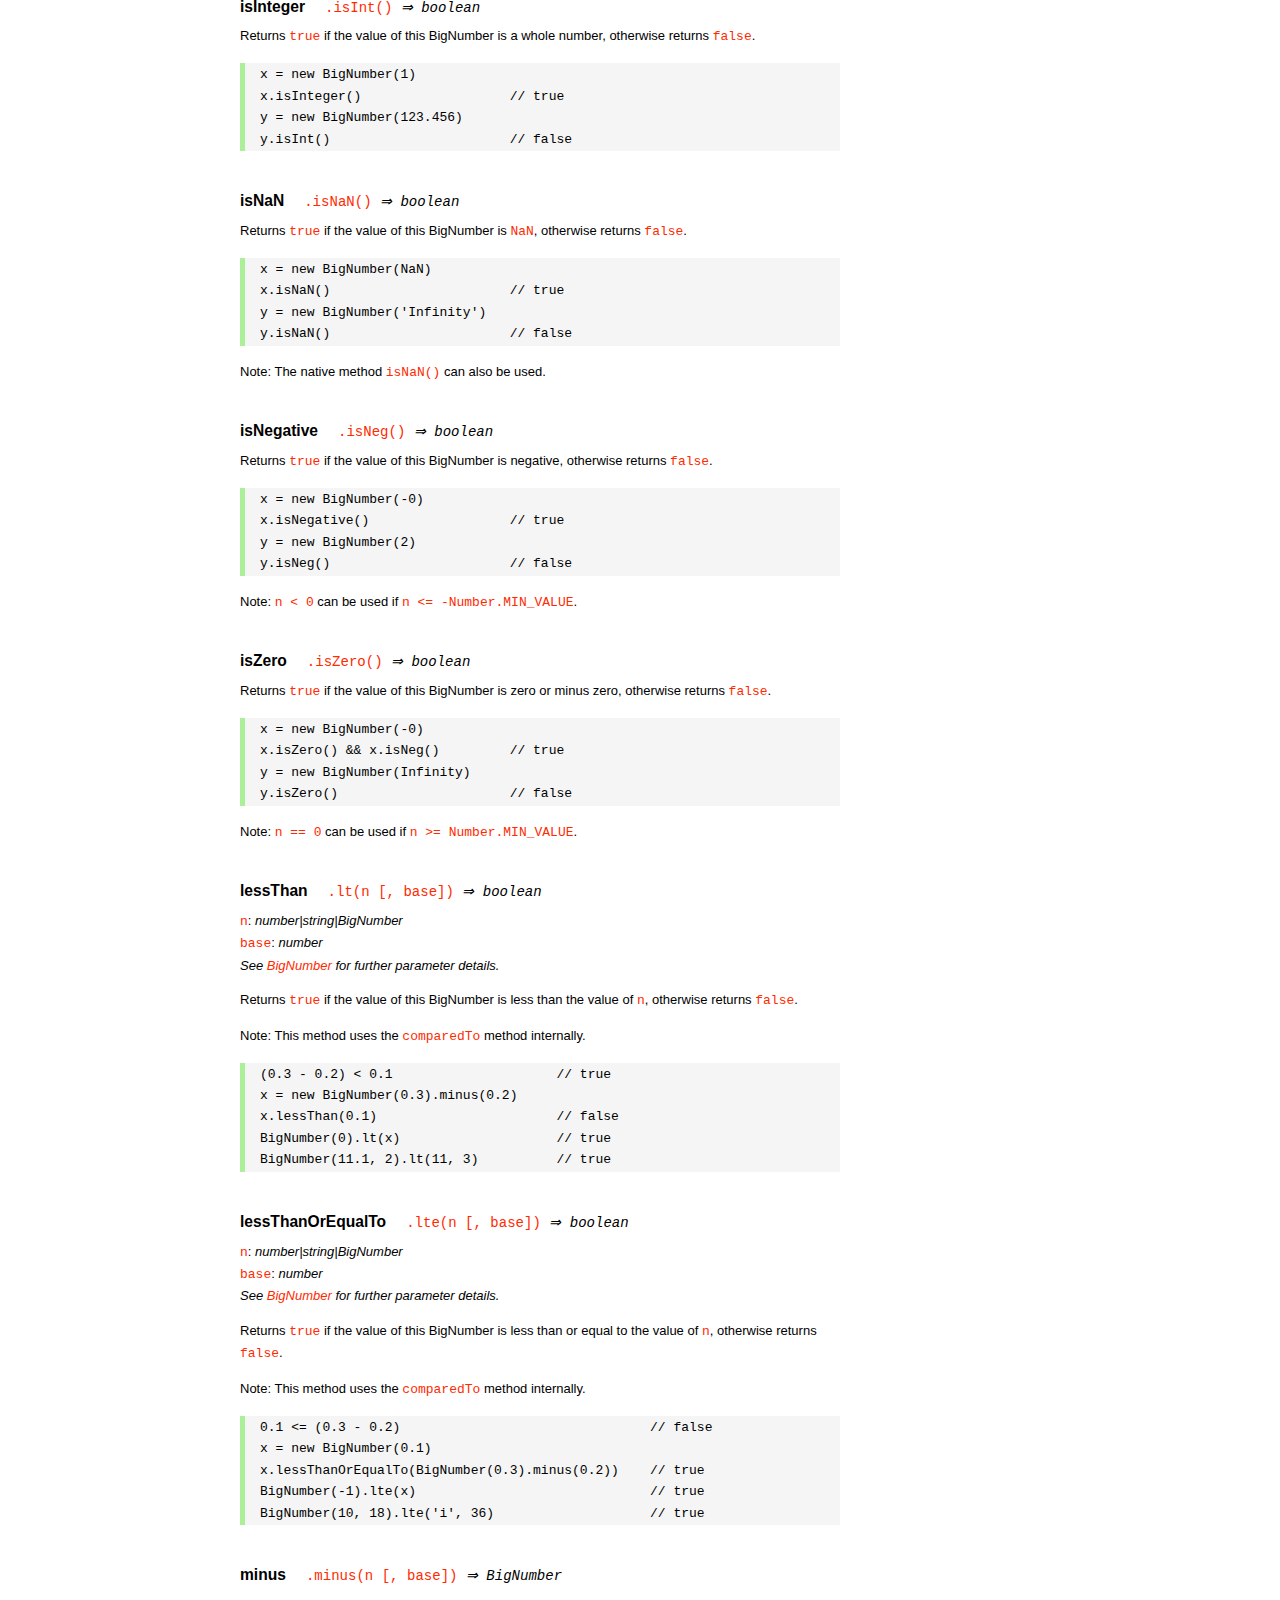
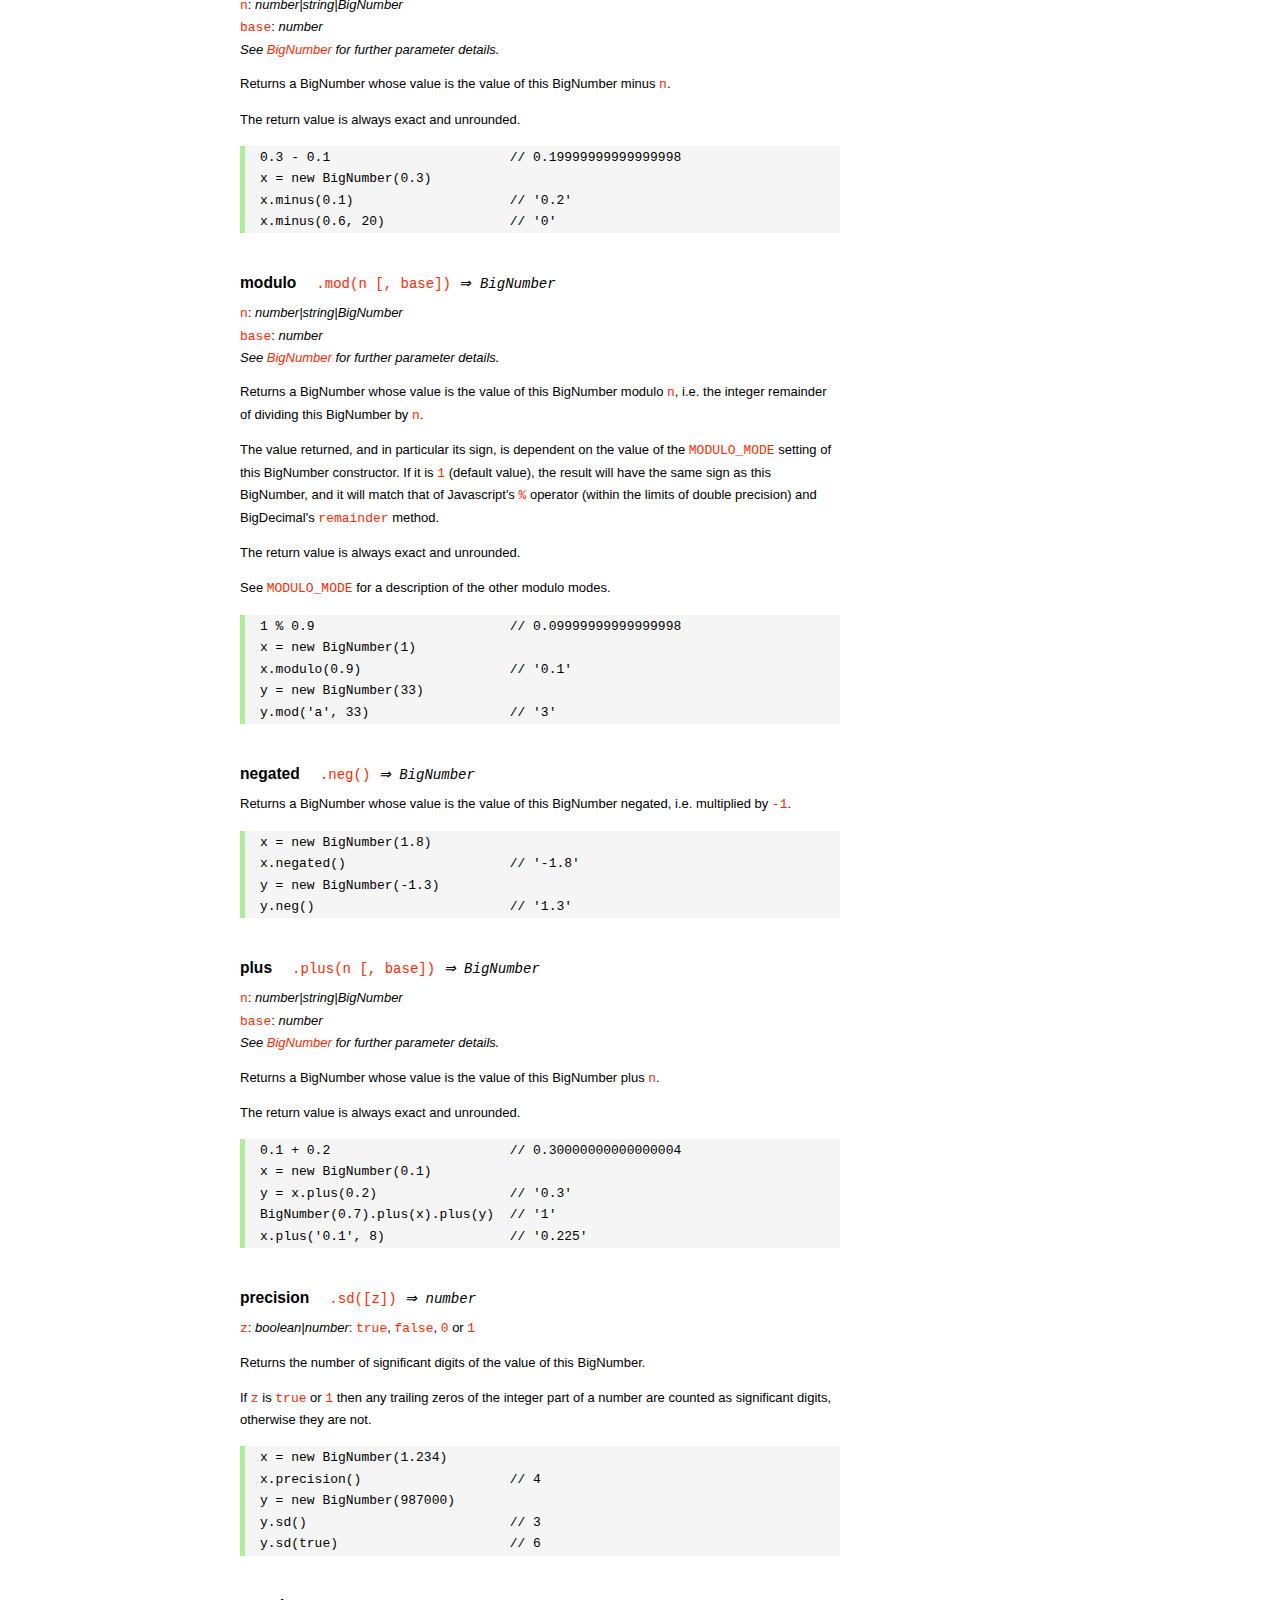
<file: node_modules/mysql/node_modules/bignumber.js/doc/API.html>
<!DOCTYPE HTML>
<html>
<head>
<meta charset="utf-8">
<meta http-equiv="X-UA-Compatible" content="IE=edge">
<meta name="Author" content="M Mclaughlin">
<title>bignumber.js API</title>
<style>
html{font-size:100%}
body{background:#fff;font-family:"Helvetica Neue",Helvetica,Arial,sans-serif;font-size:13px;
  line-height:1.65em;min-height:100%;margin:0}
body,i{color:#000}
.nav{background:#fff;position:fixed;top:0;bottom:0;left:0;width:200px;overflow-y:auto;
  padding:15px 0 30px 15px}
div.container{width:600px;margin:50px 0 50px 240px}
p{margin:0 0 1em;width:600px}
pre,ul{margin:1em 0}
h1,h2,h3,h4,h5{margin:0;padding:1.5em 0 0}
h1,h2{padding:.75em 0}
h1{font:400 3em Verdana,sans-serif;color:#000;margin-bottom:1em}
h2{font-size:2.25em;color:#ff2a00}
h3{font-size:1.75em;color:#4dc71f}
h4{font-size:1.75em;color:#ff2a00;padding-bottom:.75em}
h5{font-size:1.2em;margin-bottom:.4em}
h6{font-size:1.1em;margin-bottom:0.8em;padding:0.5em 0}
dd{padding-top:.35em}
dt{padding-top:.5em}
b{font-weight:700}
dt b{font-size:1.3em}
a,a:visited{color:#ff2a00;text-decoration:none}
a:active,a:hover{outline:0;text-decoration:underline}
.nav a,.nav b,.nav a:visited{display:block;color:#ff2a00;font-weight:700; margin-top:15px}
.nav b{color:#4dc71f;margin-top:20px;cursor:default;width:auto}
ul{list-style-type:none;padding:0 0 0 20px}
.nav ul{line-height:14px;padding-left:0;margin:5px 0 0}
.nav ul a,.nav ul a:visited,span{display:inline;color:#000;font-family:Verdana,Geneva,sans-serif;
  font-size:11px;font-weight:400;margin:0}
.inset,ul.inset{margin-left:20px}
.inset{font-size:.9em}
.nav li{width:auto;margin:0 0 3px}
.alias{font-style:italic;margin-left:20px}
table{border-collapse:collapse;border-spacing:0;border:2px solid #a7dbd8;margin:1.75em 0;padding:0}
td,th{text-align:left;margin:0;padding:2px 5px;border:1px dotted #a7dbd8}
th{border-top:2px solid #a7dbd8;border-bottom:2px solid #a7dbd8;color:#ff2a00}
code,pre{font-family:Consolas, monaco, monospace;font-weight:400}
pre{background:#f5f5f5;white-space:pre-wrap;word-wrap:break-word;border-left:5px solid #abef98;
  padding:1px 0 1px 15px;margin:1.2em 0}
code,.nav-title{color:#ff2a00}
.end{margin-bottom:25px}
.centre{text-align:center}
.error-table{font-size:13px;width:100%}
#faq{margin:3em 0 0}
li span{float:right;margin-right:10px;color:#c0c0c0}
#js{font:inherit;color:#4dc71f}
</style>
</head>
<body>

  <div class="nav">

    <a class='nav-title' href="#">API</a>

    <b> CONSTRUCTOR </b>
    <ul>
      <li><a href="#bignumber">BigNumber</a></li>
    </ul>

    <a href="#methods">Methods</a>
    <ul>
      <li><a href="#another">another</a></li>
      <li><a href="#config" >config</a></li>
      <li>
        <ul class="inset">
          <li><a href="#decimal-places">DECIMAL_PLACES</a></li>
          <li><a href="#rounding-mode" >ROUNDING_MODE</a></li>
          <li><a href="#exponential-at">EXPONENTIAL_AT</a></li>
          <li><a href="#range"         >RANGE</a></li>
          <li><a href="#errors"        >ERRORS</a></li>
          <li><a href="#crypto"        >CRYPTO</a></li>
          <li><a href="#modulo-mode"   >MODULO_MODE</a></li>
          <li><a href="#pow-precision" >POW_PRECISION</a></li>
          <li><a href="#format"        >FORMAT</a></li>
        </ul>
      </li>
      <li><a href="#max"   >max</a></li>
      <li><a href="#min"   >min</a></li>
      <li><a href="#random">random</a></li>
    </ul>

    <a href="#constructor-properties">Properties</a>
    <ul>
      <li><a href="#round-up"        >ROUND_UP</a></li>
      <li><a href="#round-down"      >ROUND_DOWN</a></li>
      <li><a href="#round-ceil"      >ROUND_CEIL</a></li>
      <li><a href="#round-floor"     >ROUND_FLOOR</a></li>
      <li><a href="#round-half-up"   >ROUND_HALF_UP</a></li>
      <li><a href="#round-half-down" >ROUND_HALF_DOWN</a></li>
      <li><a href="#round-half-even" >ROUND_HALF_EVEN</a></li>
      <li><a href="#round-half-ceil" >ROUND_HALF_CEIL</a></li>
      <li><a href="#round-half-floor">ROUND_HALF_FLOOR</a></li>
    </ul>

    <b> INSTANCE </b>

    <a href="#prototype-methods">Methods</a>
    <ul>
      <li><a href="#abs"    >absoluteValue       </a><span>abs</span>     </li>
      <li><a href="#ceil"   >ceil                </a>                     </li>
      <li><a href="#cmp"    >comparedTo          </a><span>cmp</span>     </li>
      <li><a href="#dp"     >decimalPlaces       </a><span>dp</span>      </li>
      <li><a href="#div"    >dividedBy           </a><span>div</span>     </li>
      <li><a href="#divInt" >dividedToIntegerBy  </a><span>divToInt</span></li>
      <li><a href="#eq"     >equals              </a><span>eq</span>      </li>
      <li><a href="#floor"  >floor               </a>                     </li>
      <li><a href="#gt"     >greaterThan         </a><span>gt</span>      </li>
      <li><a href="#gte"    >greaterThanOrEqualTo</a><span>gte</span>     </li>
      <li><a href="#isF"    >isFinite            </a>                     </li>
      <li><a href="#isInt"  >isInteger           </a><span>isInt</span>   </li>
      <li><a href="#isNaN"  >isNaN               </a>                     </li>
      <li><a href="#isNeg"  >isNegative          </a><span>isNeg</span>   </li>
      <li><a href="#isZ"    >isZero              </a>                     </li>
      <li><a href="#lt"     >lessThan            </a><span>lt</span>      </li>
      <li><a href="#lte"    >lessThanOrEqualTo   </a><span>lte</span>     </li>
      <li><a href="#minus"  >minus               </a><span>sub</span>     </li>
      <li><a href="#mod"    >modulo              </a><span>mod</span>     </li>
      <li><a href="#neg"    >negated             </a><span>neg</span>     </li>
      <li><a href="#plus"   >plus                </a><span>add</span>     </li>
      <li><a href="#sd"     >precision           </a><span>sd</span>      </li>
      <li><a href="#round"  >round               </a>                     </li>
      <li><a href="#shift"  >shift               </a>                     </li>
      <li><a href="#sqrt"   >squareRoot          </a><span>sqrt</span>    </li>
      <li><a href="#times"  >times               </a><span>mul</span>     </li>
      <li><a href="#toD"    >toDigits            </a>                     </li>
      <li><a href="#toE"    >toExponential       </a>                     </li>
      <li><a href="#toFix"  >toFixed             </a>                     </li>
      <li><a href="#toFor"  >toFormat            </a>                     </li>
      <li><a href="#toFr"   >toFraction          </a>                     </li>
      <li><a href="#toJSON" >toJSON              </a>                     </li>
      <li><a href="#toN"    >toNumber            </a>                     </li>
      <li><a href="#pow"    >toPower             </a><span>pow</span>     </li>
      <li><a href="#toP"    >toPrecision         </a>                     </li>
      <li><a href="#toS"    >toString            </a>                     </li>
      <li><a href="#trunc"  >truncated           </a><span>trunc</span>   </li>
      <li><a href="#valueOf">valueOf             </a>                     </li>
    </ul>

    <a href="#instance-properties">Properties</a>
    <ul>
      <li><a href="#coefficient">c: coefficient</a></li>
      <li><a href="#exponent"   >e: exponent</a></li>
      <li><a href="#sign"       >s: sign</a></li>
      <li><a href="#isbig"      >isBigNumber</a></li>
    </ul>

    <a href="#zero-nan-infinity">Zero, NaN &amp; Infinity</a>
    <a href="#Errors">Errors</a>
    <a class='end' href="#faq">FAQ</a>

  </div>

  <div class="container">

    <h1>bignumber<span id='js'>.js</span></h1>

    <p>A JavaScript library for arbitrary-precision arithmetic.</p>
    <p><a href="https://github.com/MikeMcl/bignumber.js">Hosted on GitHub</a>. </p>

    <h2>API</h2>

    <p>
      See the <a href='https://github.com/MikeMcl/bignumber.js'>README</a> on GitHub for a
      quick-start introduction.
    </p>
    <p>
      In all examples below, <code>var</code> and semicolons are not shown, and if a commented-out
      value is in quotes it means <code>toString</code> has been called on the preceding expression.
    </p>


    <h3>CONSTRUCTOR</h3>

    <h5 id="bignumber">
      BigNumber<code class='inset'>BigNumber(value [, base]) <i>&rArr; BigNumber</i></code>
    </h5>
    <dl>
      <dt><code>value</code></dt>
      <dd>
        <i>number|string|BigNumber</i>: see <a href='#range'>RANGE</a> for
        range.
      </dd>
      <dd>
        A numeric value.
      </dd>
      <dd>
        Legitimate values include &plusmn;<code>0</code>, &plusmn;<code>Infinity</code> and
        <code>NaN</code>.
      </dd>
      <dd>
        Values of type <em>number</em> with more than <code>15</code> significant digits are
        considered invalid (if <a href='#errors'><code>ERRORS</code></a> is true) as calling
        <code><a href='#toS'>toString</a></code> or <code><a href='#valueOf'>valueOf</a></code> on
        such numbers may not result in the intended value.
        <pre>console.log( 823456789123456.3 );    // 823456789123456.2</pre>
      </dd>
      <dd>
        There is no limit to the number of digits of a value of type <em>string</em> (other than
        that of JavaScript's maximum array size).
      </dd>
      <dd>
        Decimal string values may be in exponential, as well as normal (fixed-point) notation.
        Non-decimal values must be in normal notation.
      </dd>
      <dd>
        String values in hexadecimal literal form, e.g. <code>'0xff'</code>, are valid, as are
        string values with the octal and binary prefixs <code>'0o'</code> and <code>'0b'</code>.
        String values in octal literal form without the prefix will be interpreted as
        decimals, e.g. <code>'011'</code> is interpreted as 11, not 9.
      </dd>
      <dd>Values in any base may have fraction digits.</dd>
      <dd>
        For bases from <code>10</code> to <code>36</code>, lower and/or upper case letters can be
        used to represent values from <code>10</code> to <code>35</code>.
      </dd>
      <dd>
        For bases above 36, <code>a-z</code> represents values from <code>10</code> to
        <code>35</code>, <code>A-Z</code> from <code>36</code> to <code>61</code>, and
        <code>$</code> and <code>_</code> represent <code>62</code> and <code>63</code> respectively
        <i>(this can be changed by editing the <code>ALPHABET</code> variable near the top of the
        source file)</i>.
      </dd>
    </dl>
    <dl>
      <dt><code>base</code></dt>
      <dd>
        <i>number</i>: integer, <code>2</code> to <code>64</code> inclusive
      </dd>
      <dd>The base of <code>value</code>.</dd>
      <dd>
        If <code>base</code> is omitted, or is <code>null</code> or <code>undefined</code>, base
        <code>10</code> is assumed.
      </dd>
    </dl>
    <br />
    <p>Returns a new instance of a BigNumber object.</p>
    <p>
      If a base is specified, the value is rounded according to
      the current <a href='#decimal-places'><code>DECIMAL_PLACES</code></a> and
      <a href='#rounding-mode'><code>ROUNDING_MODE</code></a> configuration.
    </p>
    <p>
      See <a href='#Errors'>Errors</a> for the treatment of an invalid <code>value</code> or
      <code>base</code>.
    </p>
    <pre>
x = new BigNumber(9)                       // '9'
y = new BigNumber(x)                       // '9'

// 'new' is optional if ERRORS is false
BigNumber(435.345)                         // '435.345'

new BigNumber('5032485723458348569331745.33434346346912144534543')
new BigNumber('4.321e+4')                  // '43210'
new BigNumber('-735.0918e-430')            // '-7.350918e-428'
new BigNumber(Infinity)                    // 'Infinity'
new BigNumber(NaN)                         // 'NaN'
new BigNumber('.5')                        // '0.5'
new BigNumber('+2')                        // '2'
new BigNumber(-10110100.1, 2)              // '-180.5'
new BigNumber(-0b10110100.1)               // '-180.5'
new BigNumber('123412421.234324', 5)       // '607236.557696'
new BigNumber('ff.8', 16)                  // '255.5'
new BigNumber('0xff.8')                    // '255.5'</pre>
    <p>
      The following throws <code>'not a base 2 number'</code> if
      <a href='#errors'><code>ERRORS</code></a> is true, otherwise it returns a BigNumber with value
      <code>NaN</code>.
    </p>
    <pre>new BigNumber(9, 2)</pre>
    <p>
      The following throws <code>'number type has more than 15 significant digits'</code> if
      <a href='#errors'><code>ERRORS</code></a> is true, otherwise it returns a BigNumber with value
      <code>96517860459076820</code>.
    </p>
    <pre>new BigNumber(96517860459076817.4395)</pre>
    <p>
      The following throws <code>'not a number'</code> if <a href='#errors'><code>ERRORS</code></a>
      is true, otherwise it returns a BigNumber with value <code>NaN</code>.
    </p>
    <pre>new BigNumber('blurgh')</pre>
    <p>
      A value is only rounded by the constructor if a base is specified.
    </p>
    <pre>BigNumber.config({ DECIMAL_PLACES: 5 })
new BigNumber(1.23456789)                  // '1.23456789'
new BigNumber(1.23456789, 10)              // '1.23457'</pre>



    <h4 id="methods">Methods</h4>
     <p>The static methods of a BigNumber constructor.</p>




    <h5 id="another">
       another<code class='inset'>.another([obj]) <i>&rArr; BigNumber constructor</i></code>
    </h5>
    <p><code>obj</code>: <i>object</i></p>
    <p>
      Returns a new independent BigNumber constructor with configuration as described by
      <code>obj</code> (see <a href='#config'><code>config</code></a>), or with the default
      configuration if <code>obj</code> is <code>null</code> or <code>undefined</code>.
    </p>
    <pre>BigNumber.config({ DECIMAL_PLACES: 5 })
BN = BigNumber.another({ DECIMAL_PLACES: 9 })

x = new BigNumber(1)
y = new BN(1)

x.div(3)                        // 0.33333
y.div(3)                        // 0.333333333

// BN = BigNumber.another({ DECIMAL_PLACES: 9 }) is equivalent to:
BN = BigNumber.another()
BN.config({ DECIMAL_PLACES: 9 })</pre>



    <h5 id="config">config<code class='inset'>set([obj]) <i>&rArr; object</i></code></h5>
    <p>
      <code>obj</code>: <i>object</i>: an object that contains some or all of the following
      properties.
    </p>
    <p>Configures the settings for this particular BigNumber constructor.</p>
    <p><i>Note: the configuration can also be supplied as an argument list, see below.</i></p>
    <dl class='inset'>
      <dt id="decimal-places"><code><b>DECIMAL_PLACES</b></code></dt>
      <dd>
        <i>number</i>: integer, <code>0</code> to <code>1e+9</code> inclusive<br />
        Default value: <code>20</code>
      </dd>
      <dd>
        The <u>maximum</u> number of decimal places of the results of operations involving
        division, i.e. division, square root and base conversion operations, and power
        operations with negative exponents.<br />
      </dd>
      <dd>
      <pre>BigNumber.config({ DECIMAL_PLACES: 5 })
BigNumber.set({ DECIMAL_PLACES: 5 })    // equivalent
BigNumber.config(5)    // equivalent</pre>
      </dd>



      <dt id="rounding-mode"><code><b>ROUNDING_MODE</b></code></dt>
      <dd>
        <i>number</i>: integer, <code>0</code> to <code>8</code> inclusive<br />
        Default value: <code>4</code> <a href="#round-half-up">(<code>ROUND_HALF_UP</code>)</a>
      </dd>
      <dd>
        The rounding mode used in the above operations and the default rounding mode of
        <a href='#round'><code>round</code></a>,
        <a href='#toE'><code>toExponential</code></a>,
        <a href='#toFix'><code>toFixed</code></a>,
        <a href='#toFor'><code>toFormat</code></a> and
        <a href='#toP'><code>toPrecision</code></a>.
      </dd>
      <dd>The modes are available as enumerated properties of the BigNumber constructor.</dd>
       <dd>
      <pre>BigNumber.config({ ROUNDING_MODE: 0 })
BigNumber.config(null, BigNumber.ROUND_UP)    // equivalent</pre>
        </dd>



      <dt id="exponential-at"><code><b>EXPONENTIAL_AT</b></code></dt>
      <dd>
        <i>number</i>: integer, magnitude <code>0</code> to <code>1e+9</code> inclusive, or
        <br />
        <i>number</i>[]: [ integer <code>-1e+9</code> to <code>0</code> inclusive, integer
        <code>0</code> to <code>1e+9</code> inclusive ]<br />
        Default value: <code>[-7, 20]</code>
      </dd>
      <dd>
        The exponent value(s) at which <code>toString</code> returns exponential notation.
      </dd>
      <dd>
        If a single number is assigned, the value is the exponent magnitude.<br />
        If an array of two numbers is assigned then the first number is the negative exponent
        value at and beneath which exponential notation is used, and the second number is the
        positive exponent value at and above which the same.
      </dd>
      <dd>
        For example, to emulate JavaScript numbers in terms of the exponent values at which they
        begin to use exponential notation, use <code>[-7, 20]</code>.
      </dd>
      <dd>
      <pre>BigNumber.config({ EXPONENTIAL_AT: 2 })
new BigNumber(12.3)         // '12.3'        e is only 1
new BigNumber(123)          // '1.23e+2'
new BigNumber(0.123)        // '0.123'       e is only -1
new BigNumber(0.0123)       // '1.23e-2'

BigNumber.config({ EXPONENTIAL_AT: [-7, 20] })
new BigNumber(123456789)    // '123456789'   e is only 8
new BigNumber(0.000000123)  // '1.23e-7'

// Almost never return exponential notation:
BigNumber.config({ EXPONENTIAL_AT: 1e+9 })

// Always return exponential notation:
BigNumber.config({ EXPONENTIAL_AT: 0 })</pre>
      </dd>
      <dd>
        Regardless of the value of <code>EXPONENTIAL_AT</code>, the <code>toFixed</code> method
        will always return a value in normal notation and the <code>toExponential</code> method
        will always return a value in exponential form.
      </dd>
      <dd>
        Calling <code>toString</code> with a base argument, e.g. <code>toString(10)</code>, will
        also always return normal notation.
      </dd>



      <dt id="range"><code><b>RANGE</b></code></dt>
      <dd>
        <i>number</i>: integer, magnitude <code>1</code> to <code>1e+9</code> inclusive, or
        <br />
        <i>number</i>[]: [ integer <code>-1e+9</code> to <code>-1</code> inclusive, integer
        <code>1</code> to <code>1e+9</code> inclusive ]<br />
        Default value: <code>[-1e+9, 1e+9]</code>
      </dd>
      <dd>
        The exponent value(s) beyond which overflow to <code>Infinity</code> and underflow to
        zero occurs.
      </dd>
      <dd>
        If a single number is assigned, it is the maximum exponent magnitude: values wth a
        positive exponent of greater magnitude become <code>Infinity</code> and those with a
        negative exponent of greater magnitude become zero.
      <dd>
        If an array of two numbers is assigned then the first number is the negative exponent
        limit and the second number is the positive exponent limit.
      </dd>
      <dd>
        For example, to emulate JavaScript numbers in terms of the exponent values at which they
        become zero and <code>Infinity</code>, use <code>[-324, 308]</code>.
      </dd>
      <dd>
      <pre>BigNumber.config({ RANGE: 500 })
BigNumber.config().RANGE     // [ -500, 500 ]
new BigNumber('9.999e499')   // '9.999e+499'
new BigNumber('1e500')       // 'Infinity'
new BigNumber('1e-499')      // '1e-499'
new BigNumber('1e-500')      // '0'

BigNumber.config({ RANGE: [-3, 4] })
new BigNumber(99999)         // '99999'      e is only 4
new BigNumber(100000)        // 'Infinity'   e is 5
new BigNumber(0.001)         // '0.01'       e is only -3
new BigNumber(0.0001)        // '0'          e is -4</pre>
      </dd>
      <dd>
        The largest possible magnitude of a finite BigNumber is
        <code>9.999...e+1000000000</code>.<br />
        The smallest possible magnitude of a non-zero BigNumber is <code>1e-1000000000</code>.
      </dd>



      <dt id="errors"><code><b>ERRORS</b></code></dt>
      <dd>
        <i>boolean|number</i>: <code>true</code>, <code>false</code>, <code>0</code> or
        <code>1</code>.<br />
        Default value: <code>true</code>
      </dd>
      <dd>
        The value that determines whether BigNumber Errors are thrown.<br />
        If <code>ERRORS</code> is false, no errors will be thrown.
      </dd>
      <dd>See <a href='#Errors'>Errors</a>.</dd>
      <dd><pre>BigNumber.config({ ERRORS: false })</pre></dd>



      <dt id="crypto"><code><b>CRYPTO</b></code></dt>
      <dd>
        <i>boolean|number</i>: <code>true</code>, <code>false</code>, <code>0</code> or
        <code>1</code>.<br />
        Default value: <code>false</code>
      </dd>
      <dd>
        The value that determines whether cryptographically-secure pseudo-random number
        generation is used.
      </dd>
      <dd>
        If <code>CRYPTO</code> is set to <code>true</code> then the
        <a href='#random'><code>random</code></a> method will generate random digits using
        <code>crypto.getRandomValues</code> in browsers that support it, or
        <code>crypto.randomBytes</code> if using a version of Node.js that supports it.
      </dd>
      <dd>
        If neither function is supported by the host environment then attempting to set
        <code>CRYPTO</code> to <code>true</code> will fail, and if <code>ERRORS</code>
        is <code>true</code> an exception will be thrown.
      </dd>
      <dd>
        If <code>CRYPTO</code> is <code>false</code> then the source of randomness used will be
        <code>Math.random</code> (which is assumed to generate at least <code>30</code> bits of
        randomness).
      </dd>
      <dd>See <a href='#random'><code>random</code></a>.</dd>
      <dd>
      <pre>BigNumber.config({ CRYPTO: true })
BigNumber.config().CRYPTO       // true
BigNumber.random()              // 0.54340758610486147524</pre>
      </dd>



      <dt id="modulo-mode"><code><b>MODULO_MODE</b></code></dt>
      <dd>
        <i>number</i>: integer, <code>0</code> to <code>9</code> inclusive<br />
        Default value: <code>1</code> (<a href="#round-down"><code>ROUND_DOWN</code></a>)
      </dd>
      <dd>The modulo mode used when calculating the modulus: <code>a mod n</code>.</dd>
      <dd>
        The quotient, <code>q = a / n</code>, is calculated according to the
        <a href='#rounding-mode'><code>ROUNDING_MODE</code></a> that corresponds to the chosen
        <code>MODULO_MODE</code>.
      </dd>
      <dd>The remainder, <code>r</code>, is calculated as: <code>r = a - n * q</code>.</dd>
      <dd>
        The modes that are most commonly used for the modulus/remainder operation are shown in
        the following table. Although the other rounding modes can be used, they may not give
        useful results.
      </dd>
      <dd>
        <table>
          <tr><th>Property</th><th>Value</th><th>Description</th></tr>
          <tr>
            <td><b>ROUND_UP</b></td><td class='centre'>0</td>
            <td>
              The remainder is positive if the dividend is negative, otherwise it is negative.
            </td>
          </tr>
          <tr>
            <td><b>ROUND_DOWN</b></td><td class='centre'>1</td>
            <td>
              The remainder has the same sign as the dividend.<br />
              This uses 'truncating division' and matches the behaviour of JavaScript's
              remainder operator <code>%</code>.
            </td>
          </tr>
          <tr>
            <td><b>ROUND_FLOOR</b></td><td class='centre'>3</td>
            <td>
              The remainder has the same sign as the divisor.<br />
              This matches Python's <code>%</code> operator.
            </td>
          </tr>
          <tr>
            <td><b>ROUND_HALF_EVEN</b></td><td class='centre'>6</td>
            <td>The <i>IEEE 754</i> remainder function.</td>
          </tr>
           <tr>
             <td><b>EUCLID</b></td><td class='centre'>9</td>
             <td>
               The remainder is always positive. Euclidian division: <br />
               <code>q = sign(n) * floor(a / abs(n))</code>
             </td>
           </tr>
        </table>
      </dd>
      <dd>
        The rounding/modulo modes are available as enumerated properties of the BigNumber
        constructor.
      </dd>
      <dd>See <a href='#mod'><code>modulo</code></a>.</dd>
      <dd>
        <pre>BigNumber.config({ MODULO_MODE: BigNumber.EUCLID })
BigNumber.config({ MODULO_MODE: 9 })          // equivalent</pre>
      </dd>



      <dt id="pow-precision"><code><b>POW_PRECISION</b></code></dt>
      <dd>
        <i>number</i>: integer, <code>0</code> to <code>1e+9</code> inclusive.<br />
        Default value: <code>0</code>
      </dd>
      <dd>
        The <i>maximum</i> number of significant digits of the result of the power operation
        (unless a modulus is specified).
      </dd>
      <dd>If set to <code>0</code>, the number of signifcant digits will not be limited.</dd>
      <dd>See <a href='#pow'><code>toPower</code></a>.</dd>
      <dd><pre>BigNumber.config({ POW_PRECISION: 100 })</pre></dd>



      <dt id="format"><code><b>FORMAT</b></code></dt>
      <dd><i>object</i></dd>
      <dd>
        The <code>FORMAT</code> object configures the format of the string returned by the
        <a href='#toFor'><code>toFormat</code></a> method.
      </dd>
      <dd>
        The example below shows the properties of the <code>FORMAT</code> object that are
        recognised, and their default values.
      </dd>
      <dd>
         Unlike the other configuration properties, the values of the properties of the
         <code>FORMAT</code> object will not be checked for validity. The existing
         <code>FORMAT</code> object will simply be replaced by the object that is passed in.
         Note that all the properties shown below do not have to be included.
      </dd>
      <dd>See <a href='#toFor'><code>toFormat</code></a> for examples of usage.</dd>
      <dd>
      <pre>
BigNumber.config({
    FORMAT: {
        // the decimal separator
        decimalSeparator: '.',
        // the grouping separator of the integer part
        groupSeparator: ',',
        // the primary grouping size of the integer part
        groupSize: 3,
        // the secondary grouping size of the integer part
        secondaryGroupSize: 0,
        // the grouping separator of the fraction part
        fractionGroupSeparator: ' ',
        // the grouping size of the fraction part
        fractionGroupSize: 0
    }
});</pre>
      </dd>
    </dl>
    <br />
    <p>Returns an object with the above properties and their current values.</p>
    <p>
      If the value to be assigned to any of the above properties is <code>null</code> or
      <code>undefined</code> it is ignored.
    </p>
    <p>See <a href='#Errors'>Errors</a> for the treatment of invalid values.</p>
    <pre>
BigNumber.config({
    DECIMAL_PLACES: 40,
    ROUNDING_MODE: BigNumber.ROUND_HALF_CEIL,
    EXPONENTIAL_AT: [-10, 20],
    RANGE: [-500, 500],
    ERRORS: true,
    CRYPTO: true,
    MODULO_MODE: BigNumber.ROUND_FLOOR,
    POW_PRECISION: 80,
    FORMAT: {
        groupSize: 3,
        groupSeparator: ' ',
        decimalSeparator: ','
    }
});

// Alternatively but equivalently (excluding FORMAT):
BigNumber.config( 40, 7, [-10, 20], 500, 1, 1, 3, 80 )

obj = BigNumber.config();
obj.ERRORS       // true
obj.RANGE        // [-500, 500]</pre>



    <h5 id="max">
      max<code class='inset'>.max([arg1 [, arg2, ...]]) <i>&rArr; BigNumber</i></code>
    </h5>
    <p>
      <code>arg1</code>, <code>arg2</code>, ...: <i>number|string|BigNumber</i><br />
      <i>See <code><a href="#bignumber">BigNumber</a></code> for further parameter details.</i>
    </p>
    <p>
      Returns a BigNumber whose value is the maximum of <code>arg1</code>,
      <code>arg2</code>,... .
    </p>
    <p>The argument to this method can also be an array of values.</p>
    <p>The return value is always exact and unrounded.</p>
    <pre>x = new BigNumber('3257869345.0378653')
BigNumber.max(4e9, x, '123456789.9')          // '4000000000'

arr = [12, '13', new BigNumber(14)]
BigNumber.max(arr)                            // '14'</pre>



    <h5 id="min">
      min<code class='inset'>.min([arg1 [, arg2, ...]]) <i>&rArr; BigNumber</i></code>
    </h5>
    <p>
      <code>arg1</code>, <code>arg2</code>, ...: <i>number|string|BigNumber</i><br />
      <i>See <code><a href="#bignumber">BigNumber</a></code> for further parameter details.</i>
    </p>
    <p>
      Returns a BigNumber whose value is the minimum of <code>arg1</code>,
      <code>arg2</code>,... .
    </p>
    <p>The argument to this method can also be an array of values.</p>
    <p>The return value is always exact and unrounded.</p>
    <pre>x = new BigNumber('3257869345.0378653')
BigNumber.min(4e9, x, '123456789.9')          // '123456789.9'

arr = [2, new BigNumber(-14), '-15.9999', -12]
BigNumber.min(arr)                            // '-15.9999'</pre>



    <h5 id="random">
      random<code class='inset'>.random([dp]) <i>&rArr; BigNumber</i></code>
    </h5>
    <p><code>dp</code>: <i>number</i>: integer, <code>0</code> to <code>1e+9</code> inclusive</p>
    <p>
      Returns a new BigNumber with a pseudo-random value equal to or greater than <code>0</code> and
      less than <code>1</code>.
    </p>
    <p>
      The return value will have <code>dp</code> decimal places (or less if trailing zeros are
      produced).<br />
      If <code>dp</code> is omitted then the number of decimal places will default to the current
      <a href='#decimal-places'><code>DECIMAL_PLACES</code></a> setting.
    </p>
    <p>
      Depending on the value of this BigNumber constructor's
      <a href='#crypto'><code>CRYPTO</code></a> setting and the support for the
      <code>crypto</code> object in the host environment, the random digits of the return value are
      generated by either <code>Math.random</code> (fastest), <code>crypto.getRandomValues</code>
      (Web Cryptography API in recent browsers) or <code>crypto.randomBytes</code> (Node.js).
    </p>
    <p>
      If <a href='#crypto'><code>CRYPTO</code></a> is <code>true</code>, i.e. one of the
      <code>crypto</code> methods is to be used, the value of a returned BigNumber should be
      cryptographically-secure and statistically indistinguishable from a random value.
    </p>
    <pre>BigNumber.config({ DECIMAL_PLACES: 10 })
BigNumber.random()              // '0.4117936847'
BigNumber.random(20)            // '0.78193327636914089009'</pre>



    <h4 id="constructor-properties">Properties</h4>
    <p>
      The library's enumerated rounding modes are stored as properties of the constructor.<br />
      (They are not referenced internally by the library itself.)
    </p>
    <p>
      Rounding modes <code>0</code> to <code>6</code> (inclusive) are the same as those of Java's
      BigDecimal class.
    </p>
    <table>
      <tr>
        <th>Property</th>
        <th>Value</th>
        <th>Description</th>
      </tr>
      <tr>
        <td id="round-up"><b>ROUND_UP</b></td>
        <td class='centre'>0</td>
        <td>Rounds away from zero</td>
      </tr>
      <tr>
        <td id="round-down"><b>ROUND_DOWN</b></td>
        <td class='centre'>1</td>
        <td>Rounds towards zero</td>
      </tr>
      <tr>
        <td id="round-ceil"><b>ROUND_CEIL</b></td>
        <td class='centre'>2</td>
        <td>Rounds towards <code>Infinity</code></td>
      </tr>
      <tr>
        <td id="round-floor"><b>ROUND_FLOOR</b></td>
        <td class='centre'>3</td>
        <td>Rounds towards <code>-Infinity</code></td>
      </tr>
      <tr>
        <td id="round-half-up"><b>ROUND_HALF_UP</b></td>
        <td class='centre'>4</td>
        <td>
          Rounds towards nearest neighbour.<br />
          If equidistant, rounds away from zero
        </td>
      </tr>
      <tr>
        <td id="round-half-down"><b>ROUND_HALF_DOWN</b></td>
        <td class='centre'>5</td>
        <td>
          Rounds towards nearest neighbour.<br />
          If equidistant, rounds towards zero
        </td>
      </tr>
      <tr>
        <td id="round-half-even"><b>ROUND_HALF_EVEN</b></td>
        <td class='centre'>6</td>
        <td>
          Rounds towards nearest neighbour.<br />
          If equidistant, rounds towards even neighbour
        </td>
      </tr>
      <tr>
        <td id="round-half-ceil"><b>ROUND_HALF_CEIL</b></td>
        <td class='centre'>7</td>
        <td>
          Rounds towards nearest neighbour.<br />
          If equidistant, rounds towards <code>Infinity</code>
        </td>
      </tr>
      <tr>
        <td id="round-half-floor"><b>ROUND_HALF_FLOOR</b></td>
        <td class='centre'>8</td>
        <td>
          Rounds towards nearest neighbour.<br />
          If equidistant, rounds towards <code>-Infinity</code>
        </td>
      </tr>
    </table>
    <pre>
BigNumber.config({ ROUNDING_MODE: BigNumber.ROUND_CEIL })
BigNumber.config({ ROUNDING_MODE: 2 })     // equivalent</pre>


    <h3>INSTANCE</h3>

    <h4 id="prototype-methods">Methods</h4>
    <p>The methods inherited by a BigNumber instance from its constructor's prototype object.</p>
    <p>A BigNumber is immutable in the sense that it is not changed by its methods. </p>
    <p>
      The treatment of &plusmn;<code>0</code>, &plusmn;<code>Infinity</code> and <code>NaN</code> is
      consistent with how JavaScript treats these values.
    </p>
    <p>
      Many method names have a shorter alias.<br />
      (Internally, the library always uses the shorter method names.)
    </p>



    <h5 id="abs">absoluteValue<code class='inset'>.abs() <i>&rArr; BigNumber</i></code></h5>
    <p>
      Returns a BigNumber whose value is the absolute value, i.e. the magnitude, of the value of
      this BigNumber.
    </p>
    <p>The return value is always exact and unrounded.</p>
    <pre>
x = new BigNumber(-0.8)
y = x.absoluteValue()           // '0.8'
z = y.abs()                     // '0.8'</pre>



    <h5 id="ceil">ceil<code class='inset'>.ceil() <i>&rArr; BigNumber</i></code></h5>
    <p>
      Returns a BigNumber whose value is the value of this BigNumber rounded to
      a whole number in the direction of positive <code>Infinity</code>.
    </p>
    <pre>
x = new BigNumber(1.3)
x.ceil()                        // '2'
y = new BigNumber(-1.8)
y.ceil()                        // '-1'</pre>



    <h5 id="cmp">comparedTo<code class='inset'>.cmp(n [, base]) <i>&rArr; number</i></code></h5>
    <p>
      <code>n</code>: <i>number|string|BigNumber</i><br />
      <code>base</code>: <i>number</i><br />
      <i>See <a href="#bignumber">BigNumber</a> for further parameter details.</i>
    </p>
    <table>
      <tr><th>Returns</th><th>&nbsp;</th></tr>
      <tr>
        <td class='centre'><code>1</code></td>
        <td>If the value of this BigNumber is greater than the value of <code>n</code></td>
      </tr>
      <tr>
        <td class='centre'><code>-1</code></td>
        <td>If the value of this BigNumber is less than the value of <code>n</code></td>
      </tr>
      <tr>
        <td class='centre'><code>0</code></td>
        <td>If this BigNumber and <code>n</code> have the same value</td>
      </tr>
       <tr>
        <td class='centre'><code>null</code></td>
        <td>If the value of either this BigNumber or <code>n</code> is <code>NaN</code></td>
      </tr>
    </table>
    <pre>
x = new BigNumber(Infinity)
y = new BigNumber(5)
x.comparedTo(y)                 // 1
x.comparedTo(x.minus(1))        // 0
y.cmp(NaN)                      // null
y.cmp('110', 2)                 // -1</pre>



    <h5 id="dp">decimalPlaces<code class='inset'>.dp() <i>&rArr; number</i></code></h5>
    <p>
      Return the number of decimal places of the value of this BigNumber, or <code>null</code> if
      the value of this BigNumber is &plusmn;<code>Infinity</code> or <code>NaN</code>.
    </p>
    <pre>
x = new BigNumber(123.45)
x.decimalPlaces()               // 2
y = new BigNumber('9.9e-101')
y.dp()                          // 102</pre>



    <h5 id="div">dividedBy<code class='inset'>.div(n [, base]) <i>&rArr; BigNumber</i></code>
    </h5>
    <p>
      <code>n</code>: <i>number|string|BigNumber</i><br />
      <code>base</code>: <i>number</i><br />
      <i>See <a href="#bignumber">BigNumber</a> for further parameter details.</i>
    </p>
    <p>
      Returns a BigNumber whose value is the value of this BigNumber divided by
      <code>n</code>, rounded according to the current
      <a href='#decimal-places'><code>DECIMAL_PLACES</code></a> and
      <a href='#rounding-mode'><code>ROUNDING_MODE</code></a> configuration.
    </p>
    <pre>
x = new BigNumber(355)
y = new BigNumber(113)
x.dividedBy(y)                  // '3.14159292035398230088'
x.div(5)                        // '71'
x.div(47, 16)                   // '5'</pre>



    <h5 id="divInt">
      dividedToIntegerBy<code class='inset'>.divToInt(n [, base]) &rArr;
      <i>BigNumber</i></code>
    </h5>
    <p>
      <code>n</code>: <i>number|string|BigNumber</i><br />
      <code>base</code>: <i>number</i><br />
      <i>See <a href="#bignumber">BigNumber</a> for further parameter details.</i>
    </p>
    <p>
      Return a BigNumber whose value is the integer part of dividing the value of this BigNumber by
      <code>n</code>.
    </p>
    <pre>
x = new BigNumber(5)
y = new BigNumber(3)
x.dividedToIntegerBy(y)         // '1'
x.divToInt(0.7)                 // '7'
x.divToInt('0.f', 16)           // '5'</pre>



    <h5 id="eq">equals<code class='inset'>.eq(n [, base]) <i>&rArr; boolean</i></code></h5>
    <p>
      <code>n</code>: <i>number|string|BigNumber</i><br />
      <code>base</code>: <i>number</i><br />
      <i>See <a href="#bignumber">BigNumber</a> for further parameter details.</i>
    </p>
    <p>
      Returns <code>true</code> if the value of this BigNumber equals the value of <code>n</code>,
      otherwise returns <code>false</code>.<br />
      As with JavaScript, <code>NaN</code> does not equal <code>NaN</code>.
    </p>
    <p>Note: This method uses the <a href='#cmp'><code>comparedTo</code></a> method internally.</p>
    <pre>
0 === 1e-324                    // true
x = new BigNumber(0)
x.equals('1e-324')              // false
BigNumber(-0).eq(x)             // true  ( -0 === 0 )
BigNumber(255).eq('ff', 16)     // true

y = new BigNumber(NaN)
y.equals(NaN)                   // false</pre>



    <h5 id="floor">floor<code class='inset'>.floor() <i>&rArr; BigNumber</i></code></h5>
    <p>
      Returns a BigNumber whose value is the value of this BigNumber rounded to a whole number in
      the direction of negative <code>Infinity</code>.
    </p>
    <pre>
x = new BigNumber(1.8)
x.floor()                       // '1'
y = new BigNumber(-1.3)
y.floor()                       // '-2'</pre>



    <h5 id="gt">greaterThan<code class='inset'>.gt(n [, base]) <i>&rArr; boolean</i></code></h5>
    <p>
      <code>n</code>: <i>number|string|BigNumber</i><br />
      <code>base</code>: <i>number</i><br />
      <i>See <a href="#bignumber">BigNumber</a> for further parameter details.</i>
    </p>
    <p>
      Returns <code>true</code> if the value of this BigNumber is greater than the value of
      <code>n</code>, otherwise returns <code>false</code>.
    </p>
    <p>Note: This method uses the <a href='#cmp'><code>comparedTo</code></a> method internally.</p>
    <pre>
0.1 &gt; (0.3 - 0.2)                           // true
x = new BigNumber(0.1)
x.greaterThan(BigNumber(0.3).minus(0.2))    // false
BigNumber(0).gt(x)                          // false
BigNumber(11, 3).gt(11.1, 2)                // true</pre>



    <h5 id="gte">
      greaterThanOrEqualTo<code class='inset'>.gte(n [, base]) <i>&rArr; boolean</i></code>
    </h5>
    <p>
      <code>n</code>: <i>number|string|BigNumber</i><br />
      <code>base</code>: <i>number</i><br />
      <i>See <a href="#bignumber">BigNumber</a> for further parameter details.</i>
    </p>
    <p>
      Returns <code>true</code> if the value of this BigNumber is greater than or equal to the value
      of <code>n</code>, otherwise returns <code>false</code>.
    </p>
    <p>Note: This method uses the <a href='#cmp'><code>comparedTo</code></a> method internally.</p>
    <pre>
(0.3 - 0.2) &gt;= 0.1                   // false
x = new BigNumber(0.3).minus(0.2)
x.greaterThanOrEqualTo(0.1)          // true
BigNumber(1).gte(x)                  // true
BigNumber(10, 18).gte('i', 36)       // true</pre>



    <h5 id="isF">isFinite<code class='inset'>.isFinite() <i>&rArr; boolean</i></code></h5>
    <p>
      Returns <code>true</code> if the value of this BigNumber is a finite number, otherwise
      returns <code>false</code>.
    </p>
    <p>
      The only possible non-finite values of a BigNumber are <code>NaN</code>, <code>Infinity</code>
      and <code>-Infinity</code>.
    </p>
    <pre>
x = new BigNumber(1)
x.isFinite()                    // true
y = new BigNumber(Infinity)
y.isFinite()                    // false</pre>
    <p>
      Note: The native method <code>isFinite()</code> can be used if
      <code>n &lt;= Number.MAX_VALUE</code>.
    </p>



    <h5 id="isInt">isInteger<code class='inset'>.isInt() <i>&rArr; boolean</i></code></h5>
    <p>
      Returns <code>true</code> if the value of this BigNumber is a whole number, otherwise returns
      <code>false</code>.
    </p>
    <pre>
x = new BigNumber(1)
x.isInteger()                   // true
y = new BigNumber(123.456)
y.isInt()                       // false</pre>



    <h5 id="isNaN">isNaN<code class='inset'>.isNaN() <i>&rArr; boolean</i></code></h5>
    <p>
      Returns <code>true</code> if the value of this BigNumber is <code>NaN</code>, otherwise
      returns <code>false</code>.
    </p>
    <pre>
x = new BigNumber(NaN)
x.isNaN()                       // true
y = new BigNumber('Infinity')
y.isNaN()                       // false</pre>
    <p>Note: The native method <code>isNaN()</code> can also be used.</p>



    <h5 id="isNeg">isNegative<code class='inset'>.isNeg() <i>&rArr; boolean</i></code></h5>
    <p>
      Returns <code>true</code> if the value of this BigNumber is negative, otherwise returns
      <code>false</code>.
    </p>
    <pre>
x = new BigNumber(-0)
x.isNegative()                  // true
y = new BigNumber(2)
y.isNeg()                       // false</pre>
    <p>Note: <code>n &lt; 0</code> can be used if <code>n &lt;= -Number.MIN_VALUE</code>.</p>



    <h5 id="isZ">isZero<code class='inset'>.isZero() <i>&rArr; boolean</i></code></h5>
    <p>
      Returns <code>true</code> if the value of this BigNumber is zero or minus zero, otherwise
      returns <code>false</code>.
    </p>
    <pre>
x = new BigNumber(-0)
x.isZero() && x.isNeg()         // true
y = new BigNumber(Infinity)
y.isZero()                      // false</pre>
    <p>Note: <code>n == 0</code> can be used if <code>n &gt;= Number.MIN_VALUE</code>.</p>



    <h5 id="lt">lessThan<code class='inset'>.lt(n [, base]) <i>&rArr; boolean</i></code></h5>
    <p>
      <code>n</code>: <i>number|string|BigNumber</i><br />
      <code>base</code>: <i>number</i><br />
      <i>See <a href="#bignumber">BigNumber</a> for further parameter details.</i>
    </p>
    <p>
      Returns <code>true</code> if the value of this BigNumber is less than the value of
      <code>n</code>, otherwise returns <code>false</code>.
    </p>
     <p>Note: This method uses the <a href='#cmp'><code>comparedTo</code></a> method internally.</p>
    <pre>
(0.3 - 0.2) &lt; 0.1                     // true
x = new BigNumber(0.3).minus(0.2)
x.lessThan(0.1)                       // false
BigNumber(0).lt(x)                    // true
BigNumber(11.1, 2).lt(11, 3)          // true</pre>



    <h5 id="lte">
      lessThanOrEqualTo<code class='inset'>.lte(n [, base]) <i>&rArr; boolean</i></code>
    </h5>
    <p>
      <code>n</code>: <i>number|string|BigNumber</i><br />
      <code>base</code>: <i>number</i><br />
      <i>See <a href="#bignumber">BigNumber</a> for further parameter details.</i>
    </p>
    <p>
      Returns <code>true</code> if the value of this BigNumber is less than or equal to the value of
      <code>n</code>, otherwise returns <code>false</code>.
    </p>
    <p>Note: This method uses the <a href='#cmp'><code>comparedTo</code></a> method internally.</p>
    <pre>
0.1 &lt;= (0.3 - 0.2)                                // false
x = new BigNumber(0.1)
x.lessThanOrEqualTo(BigNumber(0.3).minus(0.2))    // true
BigNumber(-1).lte(x)                              // true
BigNumber(10, 18).lte('i', 36)                    // true</pre>



    <h5 id="minus">
      minus<code class='inset'>.minus(n [, base]) <i>&rArr; BigNumber</i></code>
    </h5>
    <p>
      <code>n</code>: <i>number|string|BigNumber</i><br />
      <code>base</code>: <i>number</i><br />
      <i>See <a href="#bignumber">BigNumber</a> for further parameter details.</i>
    </p>
    <p>Returns a BigNumber whose value is the value of this BigNumber minus <code>n</code>.</p>
    <p>The return value is always exact and unrounded.</p>
    <pre>
0.3 - 0.1                       // 0.19999999999999998
x = new BigNumber(0.3)
x.minus(0.1)                    // '0.2'
x.minus(0.6, 20)                // '0'</pre>



    <h5 id="mod">modulo<code class='inset'>.mod(n [, base]) <i>&rArr; BigNumber</i></code></h5>
    <p>
      <code>n</code>: <i>number|string|BigNumber</i><br />
      <code>base</code>: <i>number</i><br />
      <i>See <a href="#bignumber">BigNumber</a> for further parameter details.</i>
    </p>
    <p>
      Returns a BigNumber whose value is the value of this BigNumber modulo <code>n</code>, i.e.
      the integer remainder of dividing this BigNumber by <code>n</code>.
    </p>
    <p>
      The value returned, and in particular its sign, is dependent on the value of the
      <a href='#modulo-mode'><code>MODULO_MODE</code></a> setting of this BigNumber constructor.
      If it is <code>1</code> (default value), the result will have the same sign as this BigNumber,
      and it will match that of Javascript's <code>%</code> operator (within the limits of double
      precision) and BigDecimal's <code>remainder</code> method.
    </p>
    <p>The return value is always exact and unrounded.</p>
    <p>
      See <a href='#modulo-mode'><code>MODULO_MODE</code></a> for a description of the other
      modulo modes.
    </p>
    <pre>
1 % 0.9                         // 0.09999999999999998
x = new BigNumber(1)
x.modulo(0.9)                   // '0.1'
y = new BigNumber(33)
y.mod('a', 33)                  // '3'</pre>



    <h5 id="neg">negated<code class='inset'>.neg() <i>&rArr; BigNumber</i></code></h5>
    <p>
      Returns a BigNumber whose value is the value of this BigNumber negated, i.e. multiplied by
      <code>-1</code>.
    </p>
    <pre>
x = new BigNumber(1.8)
x.negated()                     // '-1.8'
y = new BigNumber(-1.3)
y.neg()                         // '1.3'</pre>



    <h5 id="plus">plus<code class='inset'>.plus(n [, base]) <i>&rArr; BigNumber</i></code></h5>
    <p>
      <code>n</code>: <i>number|string|BigNumber</i><br />
      <code>base</code>: <i>number</i><br />
      <i>See <a href="#bignumber">BigNumber</a> for further parameter details.</i>
    </p>
    <p>Returns a BigNumber whose value is the value of this BigNumber plus <code>n</code>.</p>
    <p>The return value is always exact and unrounded.</p>
    <pre>
0.1 + 0.2                       // 0.30000000000000004
x = new BigNumber(0.1)
y = x.plus(0.2)                 // '0.3'
BigNumber(0.7).plus(x).plus(y)  // '1'
x.plus('0.1', 8)                // '0.225'</pre>



    <h5 id="sd">precision<code class='inset'>.sd([z]) <i>&rArr; number</i></code></h5>
    <p>
      <code>z</code>: <i>boolean|number</i>: <code>true</code>, <code>false</code>, <code>0</code>
      or <code>1</code>
    </p>
    <p>Returns the number of significant digits of the value of this BigNumber.</p>
    <p>
      If <code>z</code> is <code>true</code> or <code>1</code> then any trailing zeros of the
      integer part of a number are counted as significant digits, otherwise they are not.
    </p>
    <pre>
x = new BigNumber(1.234)
x.precision()                   // 4
y = new BigNumber(987000)
y.sd()                          // 3
y.sd(true)                      // 6</pre>



    <h5 id="round">round<code class='inset'>.round([dp [, rm]]) <i>&rArr; BigNumber</i></code></h5>
    <p>
      <code>dp</code>: <i>number</i>: integer, <code>0</code> to <code>1e+9</code> inclusive<br />
      <code>rm</code>: <i>number</i>: integer, <code>0</code> to <code>8</code> inclusive
    </p>
    <p>
      Returns a BigNumber whose value is the value of this BigNumber rounded by rounding mode
      <code>rm</code> to a maximum of <code>dp</code> decimal places.
    </p>
    <p>
      if <code>dp</code> is omitted, or is <code>null</code> or <code>undefined</code>, the
      return value is <code>n</code> rounded to a whole number.<br />
      if <code>rm</code> is omitted, or is <code>null</code> or <code>undefined</code>,
      <a href='#rounding-mode'><code>ROUNDING_MODE</code></a> is used.
    </p>
    <p>
      See <a href='#Errors'>Errors</a> for the treatment of other non-integer or out of range
      <code>dp</code> or <code>rm</code> values.
    </p>
    <pre>
x = 1234.56
Math.round(x)                             // 1235

y = new BigNumber(x)
y.round()                                 // '1235'
y.round(1)                                // '1234.6'
y.round(2)                                // '1234.56'
y.round(10)                               // '1234.56'
y.round(0, 1)                             // '1234'
y.round(0, 6)                             // '1235'
y.round(1, 1)                             // '1234.5'
y.round(1, BigNumber.ROUND_HALF_EVEN)     // '1234.6'
y                                         // '1234.56'</pre>



    <h5 id="shift">shift<code class='inset'>.shift(n) <i>&rArr; BigNumber</i></code></h5>
    <p>
      <code>n</code>: <i>number</i>: integer,
      <code>-9007199254740991</code> to <code>9007199254740991</code> inclusive
    </p>
    <p>
      Returns a BigNumber whose value is the value of this BigNumber shifted <code>n</code> places.
    <p>
      The shift is of the decimal point, i.e. of powers of ten, and is to the left if <code>n</code>
      is negative or to the right if <code>n</code> is positive.
    </p>
    <p>The return value is always exact and unrounded.</p>
    <pre>
x = new BigNumber(1.23)
x.shift(3)                      // '1230'
x.shift(-3)                     // '0.00123'</pre>



    <h5 id="sqrt">squareRoot<code class='inset'>.sqrt() <i>&rArr; BigNumber</i></code></h5>
    <p>
      Returns a BigNumber whose value is the square root of the value of this BigNumber,
      rounded according to the current
      <a href='#decimal-places'><code>DECIMAL_PLACES</code></a> and
      <a href='#rounding-mode'><code>ROUNDING_MODE</code></a> configuration.
    </p>
    <p>
      The return value will be correctly rounded, i.e. rounded as if the result was first calculated
      to an infinite number of correct digits before rounding.
    </p>
    <pre>
x = new BigNumber(16)
x.squareRoot()                  // '4'
y = new BigNumber(3)
y.sqrt()                        // '1.73205080756887729353'</pre>



    <h5 id="times">times<code class='inset'>.times(n [, base]) <i>&rArr; BigNumber</i></code></h5>
    <p>
      <code>n</code>: <i>number|string|BigNumber</i><br />
      <code>base</code>: <i>number</i><br />
      <i>See <a href="#bignumber">BigNumber</a> for further parameter details.</i>
    </p>
    <p>Returns a BigNumber whose value is the value of this BigNumber times <code>n</code>.</p>
    <p>The return value is always exact and unrounded.</p>
    <pre>
0.6 * 3                         // 1.7999999999999998
x = new BigNumber(0.6)
y = x.times(3)                  // '1.8'
BigNumber('7e+500').times(y)    // '1.26e+501'
x.times('-a', 16)               // '-6'</pre>



    <h5 id="toD">
      toDigits<code class='inset'>.toDigits([sd [, rm]]) <i>&rArr; BigNumber</i></code>
    </h5>
    <p>
      <code>sd</code>: <i>number</i>: integer, <code>1</code> to <code>1e+9</code> inclusive.<br />
      <code>rm</code>: <i>number</i>: integer, <code>0</code> to <code>8</code> inclusive.
    </p>
    <p>
      Returns a BigNumber whose value is the value of this BigNumber rounded to <code>sd</code>
      significant digits using rounding mode <code>rm</code>.
    </p>
    <p>
      If <code>sd</code> is omitted or is <code>null</code> or <code>undefined</code>, the return
      value will not be rounded.<br />
      If <code>rm</code> is omitted or is <code>null</code> or <code>undefined</code>,
      <a href='#rounding-mode'><code>ROUNDING_MODE</code></a> will be used.
    </p>
    <p>
      See <a href='#Errors'>Errors</a> for the treatment of other non-integer or out of range
      <code>sd</code> or <code>rm</code> values.
    </p>
    <pre>
BigNumber.config({ precision: 5, rounding: 4 })
x = new BigNumber(9876.54321)

x.toDigits()                          // '9876.5'
x.toDigits(6)                         // '9876.54'
x.toDigits(6, BigNumber.ROUND_UP)     // '9876.55'
x.toDigits(2)                         // '9900'
x.toDigits(2, 1)                      // '9800'
x                                     // '9876.54321'</pre>



    <h5 id="toE">
      toExponential<code class='inset'>.toExponential([dp [, rm]]) <i>&rArr; string</i></code>
    </h5>
    <p>
      <code>dp</code>: <i>number</i>: integer, <code>0</code> to <code>1e+9</code> inclusive<br />
      <code>rm</code>: <i>number</i>: integer, <code>0</code> to <code>8</code> inclusive
    </p>
    <p>
      Returns a string representing the value of this BigNumber in exponential notation rounded
      using rounding mode <code>rm</code> to <code>dp</code> decimal places, i.e with one digit
      before the decimal point and <code>dp</code> digits after it.
    </p>
    <p>
      If the value of this BigNumber in exponential notation has fewer than <code>dp</code> fraction
      digits, the return value will be appended with zeros accordingly.
    </p>
    <p>
      If <code>dp</code> is omitted, or is <code>null</code> or <code>undefined</code>, the number
      of digits after the decimal point defaults to the minimum number of digits necessary to
      represent the value exactly.<br />
      If <code>rm</code> is omitted or is <code>null</code> or <code>undefined</code>,
      <a href='#rounding-mode'><code>ROUNDING_MODE</code></a> is used.
    </p>
    <p>
      See <a href='#Errors'>Errors</a> for the treatment of other non-integer or out of range
      <code>dp</code> or <code>rm</code> values.
    </p>
     <pre>
x = 45.6
y = new BigNumber(x)
x.toExponential()               // '4.56e+1'
y.toExponential()               // '4.56e+1'
x.toExponential(0)              // '5e+1'
y.toExponential(0)              // '5e+1'
x.toExponential(1)              // '4.6e+1'
y.toExponential(1)              // '4.6e+1'
y.toExponential(1, 1)           // '4.5e+1'  (ROUND_DOWN)
x.toExponential(3)              // '4.560e+1'
y.toExponential(3)              // '4.560e+1'</pre>



    <h5 id="toFix">
      toFixed<code class='inset'>.toFixed([dp [, rm]]) <i>&rArr; string</i></code>
    </h5>
    <p>
      <code>dp</code>: <i>number</i>: integer, <code>0</code> to <code>1e+9</code> inclusive<br />
      <code>rm</code>: <i>number</i>: integer, <code>0</code> to <code>8</code> inclusive
    </p>
    <p>
      Returns a string representing the value of this BigNumber in normal (fixed-point) notation
      rounded to <code>dp</code> decimal places using rounding mode <code>rm</code>.
    </p>
    <p>
      If the value of this BigNumber in normal notation has fewer than <code>dp</code> fraction
      digits, the return value will be appended with zeros accordingly.
    </p>
   <p>
      Unlike <code>Number.prototype.toFixed</code>, which returns exponential notation if a number
      is greater or equal to <code>10<sup>21</sup></code>, this method will always return normal
      notation.
    </p>
    <p>
      If <code>dp</code> is omitted or is <code>null</code> or <code>undefined</code>, the return
      value will be unrounded and in normal notation. This is also unlike
      <code>Number.prototype.toFixed</code>, which returns the value to zero decimal places.<br />
      It is useful when fixed-point notation is required and the current
      <a href="#exponential-at"><code>EXPONENTIAL_AT</code></a> setting causes
      <code><a href='#toS'>toString</a></code> to return exponential notation.<br />
      If <code>rm</code> is omitted or is <code>null</code> or <code>undefined</code>,
      <a href='#rounding-mode'><code>ROUNDING_MODE</code></a> is used.
    </p>
    <p>
      See <a href='#Errors'>Errors</a> for the treatment of other non-integer or out of range
      <code>dp</code> or <code>rm</code> values.
    </p>
    <pre>
x = 3.456
y = new BigNumber(x)
x.toFixed()                     // '3'
y.toFixed()                     // '3.456'
y.toFixed(0)                    // '3'
x.toFixed(2)                    // '3.46'
y.toFixed(2)                    // '3.46'
y.toFixed(2, 1)                 // '3.45'  (ROUND_DOWN)
x.toFixed(5)                    // '3.45600'
y.toFixed(5)                    // '3.45600'</pre>



    <h5 id="toFor">
      toFormat<code class='inset'>.toFormat([dp [, rm]]) <i>&rArr; string</i></code>
    </h5>
    <p>
      <code>dp</code>: <i>number</i>: integer, <code>0</code> to <code>1e+9</code> inclusive<br />
      <code>rm</code>: <i>number</i>: integer, <code>0</code> to <code>8</code> inclusive
    </p>
    <p>
      <p>
      Returns a string representing the value of this BigNumber in normal (fixed-point) notation
      rounded to <code>dp</code> decimal places using rounding mode <code>rm</code>, and formatted
      according to the properties of the <a href='#format'><code>FORMAT</code></a> object.
    </p>
    <p>
      See the examples below for the properties of the
      <a href='#format'><code>FORMAT</code></a> object, their types and their usage.
    </p>
    <p>
      If <code>dp</code> is omitted or is <code>null</code> or <code>undefined</code>, then the
      return value is not rounded to a fixed number of decimal places.<br />
      If <code>rm</code> is omitted or is <code>null</code> or <code>undefined</code>,
      <a href='#rounding-mode'><code>ROUNDING_MODE</code></a> is used.
    </p>
    <p>
      See <a href='#Errors'>Errors</a> for the treatment of other non-integer or out of range
      <code>dp</code> or <code>rm</code> values.
    </p>
    <pre>
format = {
    decimalSeparator: '.',
    groupSeparator: ',',
    groupSize: 3,
    secondaryGroupSize: 0,
    fractionGroupSeparator: ' ',
    fractionGroupSize: 0
}
BigNumber.config({ FORMAT: format })

x = new BigNumber('123456789.123456789')
x.toFormat()                    // '123,456,789.123456789'
x.toFormat(1)                   // '123,456,789.1'

// If a reference to the object assigned to FORMAT has been retained,
// the format properties can be changed directly
format.groupSeparator = ' '
format.fractionGroupSize = 5
x.toFormat()                    // '123 456 789.12345 6789'

BigNumber.config({
    FORMAT: {
        decimalSeparator: ',',
        groupSeparator: '.',
        groupSize: 3,
        secondaryGroupSize: 2
    }
})

x.toFormat(6)                   // '12.34.56.789,123'</pre>



    <h5 id="toFr">
      toFraction<code class='inset'>.toFraction([max]) <i>&rArr; [string, string]</i></code>
    </h5>
    <p>
      <code>max</code>: <i>number|string|BigNumber</i>: integer &gt;= <code>1</code> and &lt;
      <code>Infinity</code>
    </p>
    <p>
      Returns a string array representing the value of this BigNumber as a simple fraction with an
      integer numerator and an integer denominator. The denominator will be a positive non-zero
      value less than or equal to <code>max</code>.
    </p>
    <p>
      If a maximum denominator, <code>max</code>, is not specified, or is <code>null</code> or
      <code>undefined</code>, the denominator will be the lowest value necessary to represent the
      number exactly.
    </p>
    <p>
      See <a href='#Errors'>Errors</a> for the treatment of other non-integer or out of range
      <code>max</code> values.
    </p>
    <pre>
x = new BigNumber(1.75)
x.toFraction()                  // '7, 4'

pi = new BigNumber('3.14159265358')
pi.toFraction()                 // '157079632679,50000000000'
pi.toFraction(100000)           // '312689, 99532'
pi.toFraction(10000)            // '355, 113'
pi.toFraction(100)              // '311, 99'
pi.toFraction(10)               // '22, 7'
pi.toFraction(1)                // '3, 1'</pre>



    <h5 id="toJSON">toJSON<code class='inset'>.toJSON() <i>&rArr; string</i></code></h5>
    <p>As <code>valueOf</code>.</p>
    <pre>
x = new BigNumber('177.7e+457')
y = new BigNumber(235.4325)
z = new BigNumber('0.0098074')

// Serialize an array of three BigNumbers
str = JSON.stringify( [x, y, z] )
// "["1.777e+459","235.4325","0.0098074"]"

// Return an array of three BigNumbers
JSON.parse(str, function (key, val) {
    return key === '' ? val : new BigNumber(val)
})</pre>



    <h5 id="toN">toNumber<code class='inset'>.toNumber() <i>&rArr; number</i></code></h5>
    <p>Returns the value of this BigNumber as a JavaScript number primitive.</p>
    <p>
      Type coercion with, for example, the unary plus operator will also work, except that a
      BigNumber with the value minus zero will be converted to positive zero.
    </p>
    <pre>
x = new BigNumber(456.789)
x.toNumber()                    // 456.789
+x                              // 456.789

y = new BigNumber('45987349857634085409857349856430985')
y.toNumber()                    // 4.598734985763409e+34

z = new BigNumber(-0)
1 / +z                          // Infinity
1 / z.toNumber()                // -Infinity</pre>



    <h5 id="pow">toPower<code class='inset'>.pow(n [, m]) <i>&rArr; BigNumber</i></code></h5>
    <p>
      <code>n</code>: <i>number</i>: integer,
      <code>-9007199254740991</code> to <code>9007199254740991</code> inclusive<br />
      <code>m</code>: <i>number|string|BigNumber</i>
    </p>
    <p>
      Returns a BigNumber whose value is the value of this BigNumber raised to the power
      <code>n</code>, and optionally modulo a modulus <code>m</code>.
    </p>
    <p>
      If <code>n</code> is negative the result is rounded according to the current
      <a href='#decimal-places'><code>DECIMAL_PLACES</code></a> and
      <a href='#rounding-mode'><code>ROUNDING_MODE</code></a> configuration.
    </p>
    <p>
      If <code>n</code> is not an integer or is out of range:
    </p>
    <p class='inset'>
      If <code>ERRORS</code> is <code>true</code> a BigNumber Error is thrown,<br />
      else if <code>n</code> is greater than <code>9007199254740991</code>, it is interpreted as
      <code>Infinity</code>;<br />
      else if <code>n</code> is less than <code>-9007199254740991</code>, it is interpreted as
      <code>-Infinity</code>;<br />
      else if <code>n</code> is otherwise a number, it is truncated to an integer;<br />
      else it is interpreted as <code>NaN</code>.
    </p>
    <p>
      As the number of digits of the result of the power operation can grow so large so quickly,
      e.g. 123.456<sup>10000</sup> has over <code>50000</code> digits, the number of significant
      digits calculated is limited to the value of the
      <a href='#pow-precision'><code>POW_PRECISION</code></a> setting (unless a modulus
      <code>m</code> is specified).
    </p>
    <p>
      By default <a href='#pow-precision'><code>POW_PRECISION</code></a> is set to <code>0</code>.
      This means that an unlimited number of significant digits will be calculated, and that the
      method's performance will decrease dramatically for larger exponents.
    </p>
    <p>
      Negative exponents will be calculated to the number of decimal places specified by
      <a href='#decimal-places'><code>DECIMAL_PLACES</code></a> (but not to more than
      <a href='#pow-precision'><code>POW_PRECISION</code></a> significant digits).
    </p>
    <p>
      If <code>m</code> is specified and the value of <code>m</code>, <code>n</code> and this
      BigNumber are positive integers, then a fast modular exponentiation algorithm is used,
      otherwise if any of the values is not a positive integer the operation will simply be
      performed as <code>x.toPower(n).modulo(m)</code> with a
      <a href='#pow-precision'><code>POW_PRECISION</code></a> of <code>0</code>.
    </p>
    <pre>
Math.pow(0.7, 2)                // 0.48999999999999994
x = new BigNumber(0.7)
x.toPower(2)                    // '0.49'
BigNumber(3).pow(-2)            // '0.11111111111111111111'</pre>



    <h5 id="toP">
      toPrecision<code class='inset'>.toPrecision([sd [, rm]]) <i>&rArr; string</i></code>
    </h5>
    <p>
      <code>sd</code>: <i>number</i>: integer, <code>1</code> to <code>1e+9</code> inclusive<br />
      <code>rm</code>: <i>number</i>: integer, <code>0</code> to <code>8</code> inclusive
    </p>
    <p>
      Returns a string representing the value of this BigNumber rounded to <code>sd</code>
      significant digits using rounding mode <code>rm</code>.
    </p>
    <p>
      If <code>sd</code> is less than the number of digits necessary to represent the integer part
      of the value in normal (fixed-point) notation, then exponential notation is used.
    </p>
    <p>
      If <code>sd</code> is omitted, or is <code>null</code> or <code>undefined</code>, then the
      return value is the same as <code>n.toString()</code>.<br />
      If <code>rm</code> is omitted or is <code>null</code> or <code>undefined</code>,
      <a href='#rounding-mode'><code>ROUNDING_MODE</code></a> is used.
    </p>
    <p>
      See <a href='#Errors'>Errors</a> for the treatment of other non-integer or out of range
      <code>sd</code> or <code>rm</code> values.
    </p>
     <pre>
x = 45.6
y = new BigNumber(x)
x.toPrecision()                 // '45.6'
y.toPrecision()                 // '45.6'
x.toPrecision(1)                // '5e+1'
y.toPrecision(1)                // '5e+1'
y.toPrecision(2, 0)             // '4.6e+1'  (ROUND_UP)
y.toPrecision(2, 1)             // '4.5e+1'  (ROUND_DOWN)
x.toPrecision(5)                // '45.600'
y.toPrecision(5)                // '45.600'</pre>



    <h5 id="toS">toString<code class='inset'>.toString([base]) <i>&rArr; string</i></code></h5>
    <p><code>base</code>: <i>number</i>: integer, <code>2</code> to <code>64</code> inclusive</p>
    <p>
      Returns a string representing the value of this BigNumber in the specified base, or base
      <code>10</code> if <code>base</code> is omitted or is <code>null</code> or
      <code>undefined</code>.
    </p>
    <p>
      For bases above <code>10</code>, values from <code>10</code> to <code>35</code> are
      represented by <code>a-z</code> (as with <code>Number.prototype.toString</code>),
      <code>36</code> to <code>61</code> by <code>A-Z</code>, and <code>62</code> and
      <code>63</code> by <code>$</code> and <code>_</code> respectively.
    </p>
    <p>
      If a base is specified the value is rounded according to the current
      <a href='#decimal-places'><code>DECIMAL_PLACES</code></a>
      and <a href='#rounding-mode'><code>ROUNDING_MODE</code></a> configuration.
    </p>
    <p>
      If a base is not specified, and this BigNumber has a positive
      exponent that is equal to or greater than the positive component of the
      current <a href="#exponential-at"><code>EXPONENTIAL_AT</code></a> setting,
      or a negative exponent equal to or less than the negative component of the
      setting, then exponential notation is returned.
    </p>
    <p>If <code>base</code> is <code>null</code> or <code>undefined</code> it is ignored.</p>
    <p>
      See <a href='#Errors'>Errors</a> for the treatment of other non-integer or out of range
      <code>base</code> values.
    </p>
    <pre>
x = new BigNumber(750000)
x.toString()                    // '750000'
BigNumber.config({ EXPONENTIAL_AT: 5 })
x.toString()                    // '7.5e+5'

y = new BigNumber(362.875)
y.toString(2)                   // '101101010.111'
y.toString(9)                   // '442.77777777777777777778'
y.toString(32)                  // 'ba.s'

BigNumber.config({ DECIMAL_PLACES: 4 });
z = new BigNumber('1.23456789')
z.toString()                    // '1.23456789'
z.toString(10)                  // '1.2346'</pre>



    <h5 id="trunc">truncated<code class='inset'>.trunc() <i>&rArr; BigNumber</i></code></h5>
    <p>
      Returns a BigNumber whose value is the value of this BigNumber truncated to a whole number.
    </p>
    <pre>
x = new BigNumber(123.456)
x.truncated()                   // '123'
y = new BigNumber(-12.3)
y.trunc()                       // '-12'</pre>



    <h5 id="valueOf">valueOf<code class='inset'>.valueOf() <i>&rArr; string</i></code></h5>
    <p>
      As <code>toString</code>, but does not accept a base argument and includes the minus sign
      for negative zero.
    </p>
    <pre>
x = new BigNumber('-0')
x.toString()                    // '0'
x.valueOf()                     // '-0'
y = new BigNumber('1.777e+457')
y.valueOf()                     // '1.777e+457'</pre>



    <h4 id="instance-properties">Properties</h4>
    <p>The properties of a BigNumber instance:</p>
    <table>
      <tr>
        <th>Property</th>
        <th>Description</th>
        <th>Type</th>
        <th>Value</th>
      </tr>
      <tr>
        <td class='centre' id='coefficient'><b>c</b></td>
        <td>coefficient<sup>*</sup></td>
        <td><i>number</i><code>[]</code></td>
        <td> Array of base <code>1e14</code> numbers</td>
      </tr>
      <tr>
        <td class='centre' id='exponent'><b>e</b></td>
        <td>exponent</td>
        <td><i>number</i></td>
        <td>Integer, <code>-1000000000</code> to <code>1000000000</code> inclusive</td>
      </tr>
      <tr>
        <td class='centre' id='sign'><b>s</b></td>
        <td>sign</td>
        <td><i>number</i></td>
        <td><code>-1</code> or <code>1</code></td>
      </tr>
      <tr>
        <td class='centre' id='isbig'><b>isBigNumber</b></td>
        <td>type identifier</td>
        <td><i>boolean</i></td>
        <td><code>true</code></td>
      </tr>
    </table>
    <p><sup>*</sup>significand</p>
    <p>
      The value of any of the <code>c</code>, <code>e</code> and <code>s</code> properties may also
      be <code>null</code>.
    </p>
    <p>
      From v2.0.0 of this library, the value of the coefficient of a BigNumber is stored in a
      normalised base <code>100000000000000</code> floating point format, as opposed to the base
      <code>10</code> format used in v1.x.x
    </p>
    <p>
      This change means the properties of a BigNumber are now best considered to be read-only.
      Previously it was acceptable to change the exponent of a BigNumber by writing to its exponent
      property directly, but this is no longer recommended as the number of digits in the first
      element of the coefficient array is dependent on the exponent, so the coefficient would also
      need to be altered.
    </p>
    <p>
      Note that, as with JavaScript numbers, the original exponent and fractional trailing zeros are
      not necessarily preserved.
    </p>
    <pre>x = new BigNumber(0.123)              // '0.123'
x.toExponential()                     // '1.23e-1'
x.c                                   // '1,2,3'
x.e                                   // -1
x.s                                   // 1

y = new Number(-123.4567000e+2)       // '-12345.67'
y.toExponential()                     // '-1.234567e+4'
z = new BigNumber('-123.4567000e+2')  // '-12345.67'
z.toExponential()                     // '-1.234567e+4'
z.c                                   // '1,2,3,4,5,6,7'
z.e                                   // 4
z.s                                   // -1</pre>
    <p>Checking if a value is a BigNumber instance:</p>
    <pre>
x = new BigNumber(3)
x instanceof BigNumber     // true
x.isBigNumber              // true

BN = BigNumber.another();

y = new BN(3)
y instanceof BigNumber     // false
y.isBigNumber              // true</pre>
    



    <h4 id="zero-nan-infinity">Zero, NaN and Infinity</h4>
    <p>
      The table below shows how &plusmn;<code>0</code>, <code>NaN</code> and
      &plusmn;<code>Infinity</code> are stored.
    </p>
    <table>
      <tr>
        <th> </th>
        <th class='centre'>c</th>
        <th class='centre'>e</th>
        <th class='centre'>s</th>
      </tr>
      <tr>
        <td>&plusmn;0</td>
        <td><code>[0]</code></td>
        <td><code>0</code></td>
        <td><code>&plusmn;1</code></td>
      </tr>
      <tr>
        <td>NaN</td>
        <td><code>null</code></td>
        <td><code>null</code></td>
        <td><code>null</code></td>
      </tr>
      <tr>
        <td>&plusmn;Infinity</td>
        <td><code>null</code></td>
        <td><code>null</code></td>
        <td><code>&plusmn;1</code></td>
      </tr>
    </table>
    <pre>
x = new Number(-0)              // 0
1 / x == -Infinity              // true

y = new BigNumber(-0)           // '0'
y.c                             // '0' ( [0].toString() )
y.e                             // 0
y.s                             // -1</pre>



    <h4 id='Errors'>Errors</h4>
    <p>
      The errors that are thrown are generic <code>Error</code> objects with <code>name</code>
      <i>BigNumber Error</i>.
    </p>
    <p>
      The table below shows the errors that may be thrown if <code>ERRORS</code> is
      <code>true</code>, and the action taken if <code>ERRORS</code> is <code>false</code>.
    </p>
    <table class='error-table'>
      <tr>
        <th>Method(s)</th>
        <th>ERRORS: true<br />Throw BigNumber Error</th>
        <th>ERRORS: false<br />Action on invalid argument</th>
      </tr>
      <tr>
        <td rowspan=5>
          <code>
            BigNumber<br />
            comparedTo<br />
            dividedBy<br />
            dividedToIntegerBy<br />
            equals<br />
            greaterThan<br />
            greaterThanOrEqualTo<br />
            lessThan<br />
            lessThanOrEqualTo<br />
            minus<br />
            modulo<br />
            plus<br />
            times
          </code></td>
        <td>number type has more than<br />15 significant digits</td>
        <td>Accept.</td>
      </tr>
      <tr>
        <td>not a base... number</td>
        <td>Substitute <code>NaN</code>.</td>
      </tr>
      <tr>
        <td>base not an integer</td>
        <td>Truncate to integer.<br />Ignore if not a number.</td>
      </tr>
      <tr>
        <td>base out of range</td>
        <td>Ignore.</td>
      </tr>
      <tr>
        <td>not a number<sup>*</sup></td>
        <td>Substitute <code>NaN</code>.</td>
      </tr>
      <tr>
        <td><code>another</code></td>
        <td>not an object</td>
        <td>Ignore.</td>
      </tr>
      <tr>
        <td rowspan=17><code>config</code></td>
        <td><code>DECIMAL_PLACES</code> not an integer</td>
        <td>Truncate to integer.<br />Ignore if not a number.</td>
      </tr>
      <tr>
        <td><code>DECIMAL_PLACES</code> out of range</td>
        <td>Ignore.</td>
      </tr>
      <tr>
        <td><code>ROUNDING_MODE</code> not an integer</td>
        <td>Truncate to integer.<br />Ignore if not a number.</td>
      </tr>
      <tr>
        <td><code>ROUNDING_MODE</code> out of range</td>
        <td>Ignore.</td>
      </tr>
      <tr>
        <td><code>EXPONENTIAL_AT</code> not an integer<br />or not [integer, integer]</td>
        <td>Truncate to integer(s).<br />Ignore if not number(s).</td>
      </tr>
      <tr>
        <td><code>EXPONENTIAL_AT</code> out of range<br />or not [negative, positive]</td>
        <td>Ignore.</td>
      </tr>
      <tr>
        <td><code>RANGE</code> not an integer<br />or not [integer, integer]</td>
        <td> Truncate to integer(s).<br />Ignore if not number(s).</td>
      </tr>
      <tr>
        <td><code>RANGE</code> cannot be zero</td>
        <td>Ignore.</td>
      </tr>
      <tr>
        <td><code>RANGE</code> out of range<br />or not [negative, positive]</td>
        <td>Ignore.</td>
      </tr>
      <tr>
        <td><code>ERRORS</code> not a boolean<br />or binary digit</td>
        <td>Ignore.</td>
      </tr>
      <tr>
        <td><code>CRYPTO</code> not a boolean<br />or binary digit</td>
        <td>Ignore.</td>
      </tr>
      <tr>
        <td><code>CRYPTO</code> crypto unavailable</td>
        <td>Ignore.</td>
      </tr>
      <tr>
        <td><code>MODULO_MODE</code> not an integer</td>
        <td>Truncate to integer.<br />Ignore if not a number.</td>
      </tr>
      <tr>
        <td><code>MODULO_MODE</code> out of range</td>
        <td>Ignore.</td>
      </tr>
      <tr>
        <td><code>POW_PRECISION</code> not an integer</td>
        <td>Truncate to integer.<br />Ignore if not a number.</td>
      </tr>
      <tr>
        <td><code>POW_PRECISION</code> out of range</td>
        <td>Ignore.</td>
      </tr>
      <tr>
        <td><code>FORMAT</code> not an object</td>
        <td>Ignore.</td>
      </tr>
      <tr>
        <td><code>precision</code></td>
        <td>argument not a boolean<br />or binary digit</td>
        <td>Ignore.</td>
      </tr>
      <tr>
        <td rowspan=4><code>round</code></td>
        <td>decimal places not an integer</td>
        <td>Truncate to integer.<br />Ignore if not a number.</td>
      </tr>
      <tr>
        <td>decimal places out of range</td>
        <td>Ignore.</td>
      </tr>
      <tr>
        <td>rounding mode not an integer</td>
        <td>Truncate to integer.<br />Ignore if not a number.</td>
      </tr>
      <tr>
        <td>rounding mode out of range</td>
        <td>Ignore.</td>
      </tr>
      <tr>
        <td rowspan=2><code>shift</code></td>
        <td>argument not an integer</td>
        <td>Truncate to integer.<br />Ignore if not a number.</td>
      </tr>
      <tr>
        <td>argument out of range</td>
        <td>Substitute &plusmn;<code>Infinity</code>.
      </tr>
      <tr>
        <td rowspan=4>
          <code>toExponential</code><br />
          <code>toFixed</code><br />
          <code>toFormat</code>
        </td>
        <td>decimal places not an integer</td>
        <td>Truncate to integer.<br />Ignore if not a number.</td>
      </tr>
      <tr>
        <td>decimal places out of range</td>
        <td>Ignore.</td>
      </tr>
      <tr>
        <td>rounding mode not an integer</td>
        <td>Truncate to integer.<br />Ignore if not a number.</td>
      </tr>
      <tr>
        <td>rounding mode out of range</td>
        <td>Ignore.</td>
      </tr>
      <tr>
        <td rowspan=2><code>toFraction</code></td>
        <td>max denominator not an integer</td>
        <td>Truncate to integer.<br />Ignore if not a number.</td>
      </tr>
      <tr>
        <td>max denominator out of range</td>
        <td>Ignore.</td>
      </tr>
      <tr>
        <td rowspan=4>
          <code>toDigits</code><br />
          <code>toPrecision</code>
        </td>
        <td>precision not an integer</td>
        <td>Truncate to integer.<br />Ignore if not a number.</td>
      </tr>
      <tr>
        <td>precision out of range</td>
        <td>Ignore.</td>
      </tr>
      <tr>
        <td>rounding mode not an integer</td>
        <td>Truncate to integer.<br />Ignore if not a number.</td>
      </tr>
      <tr>
        <td>rounding mode out of range</td>
        <td>Ignore.</td>
      </tr>
      <tr>
        <td rowspan=2><code>toPower</code></td>
        <td>exponent not an integer</td>
        <td>Truncate to integer.<br />Substitute <code>NaN</code> if not a number.</td>
      </tr>
       <tr>
        <td>exponent out of range</td>
        <td>Substitute &plusmn;<code>Infinity</code>.
        </td>
      </tr>
      <tr>
        <td rowspan=2><code>toString</code></td>
        <td>base not an integer</td>
        <td>Truncate to integer.<br />Ignore if not a number.</td>
      </tr>
      <tr>
        <td>base out of range</td>
        <td>Ignore.</td>
      </tr>
    </table>
    <p><sup>*</sup>No error is thrown if the value is <code>NaN</code> or 'NaN'.</p>
    <p>
      The message of a <i>BigNumber Error</i> will also contain the name of the method from which
      the error originated.
    </p>
    <p>To determine if an exception is a <i>BigNumber Error</i>:</p>
    <pre>
try {
    // ...
} catch (e) {
    if ( e instanceof Error && e.name == 'BigNumber Error' ) {
        // ...
    }
}</pre>



    <h4 id='faq'>FAQ</h4>

    <h6>Why are trailing fractional zeros removed from BigNumbers?</h6>
    <p>
      Some arbitrary-precision libraries retain trailing fractional zeros as they can indicate the
      precision of a value. This can be useful but the results of arithmetic operations can be
      misleading.
    </p>
    <pre>
x = new BigDecimal("1.0")
y = new BigDecimal("1.1000")
z = x.add(y)                      // 2.1000

x = new BigDecimal("1.20")
y = new BigDecimal("3.45000")
z = x.multiply(y)                 // 4.1400000</pre>
    <p>
      To specify the precision of a value is to specify that the value lies
      within a certain range.
    </p>
    <p>
      In the first example, <code>x</code> has a value of <code>1.0</code>. The trailing zero shows
      the precision of the value, implying that it is in the range <code>0.95</code> to
      <code>1.05</code>. Similarly, the precision indicated by the trailing zeros of <code>y</code>
      indicates that the value is in the range <code>1.09995</code> to <code>1.10005</code>.
    </p>
    <p>
      If we  add the two lowest values in the ranges we have, <code>0.95 + 1.09995 = 2.04995</code>,
      and if we add the two highest values we have, <code>1.05 + 1.10005 = 2.15005</code>, so the
      range of the result of the addition implied by the precision of its operands is
      <code>2.04995</code> to <code>2.15005</code>.
    </p>
    <p>
      The result given by BigDecimal of <code>2.1000</code> however, indicates that the value is in
      the range <code>2.09995</code> to <code>2.10005</code> and therefore the precision implied by
      its trailing zeros may be misleading.
    </p>
    <p>
      In the second example, the true range is <code>4.122744</code> to <code>4.157256</code> yet
      the BigDecimal answer of <code>4.1400000</code> indicates a range of <code>4.13999995</code>
      to  <code>4.14000005</code>. Again, the precision implied by the trailing zeros may be
      misleading.
    </p>
    <p>
      This library, like binary floating point and most calculators, does not retain trailing
      fractional zeros. Instead, the <code>toExponential</code>, <code>toFixed</code> and
      <code>toPrecision</code> methods enable trailing zeros to be added if and when required.<br />
    </p>
  </div>

</body>
</html>
</file>
<file: static/css/mystyle.css>
/* 初始化 */
body,div,dl,dt,dd,ul,ol,li,h1,h2,h3,h4,h5,h6,pre,code,form,fieldset,legend,input,button,textarea,p,blockquote,th,td,a{
    margin:0;
    padding:0;
    box-sizing: border-box;
    list-style: none;
    text-decoration: none;
}
body{
    font:14px/1.5 "Helvetica Neue",Helvetica,Arial,"Microsoft Yahei","Hiragino Sans GB","Heiti SC","WenQuanYi Micro Hei",sans-serif;
    min-width: 1226px;
}
.container{
    width: 1226px;
    margin: 0 auto;
}
/* 默认a点击样式 */
a:link{
    color: #b0b0b0;
}
a:visited{
    color: #b0b0b0;
}
a:hover{
    color: #ff6700;
}
a:active{
    color:white;
}
.d-flex{
    display: flex;
    justify-content: space-between;
}
.o-color{
    color: #ff6700;
}
.clearfix:after{
    content: "";
    display: block;
    clear: both;
}
.c75{
    color: #757575;
}
.w-100{
    width: 100%;
}
.tac{
    text-align: center;
}
</file>
<file: static/css/list.css>
/* 面包屑导航 */
.breadcrumbs{
    height: 40px;
    font-size: 12px;
    line-height: 40px;
    background: #f5f5f5;
}
.breadcrumbs a{
    color: #757575;
}
.breadcrumbs a:hover{
    color: #424242;
}
.breadcrumbs span{
    margin: 0 0.5em;
    color: #b0b0b0;
}
/* 筛选框下拉菜单 */
.filter-box{
    padding: 18px 0;
}
#filter-1,#filter-2{
    height: 45px;
    transition: height .3s ease-in;
}
#filter-1.toggled{
    height: 135px;
}

.more img{
    width: 20px;
    height: 22px;
    float: right;
}
.more span{
    float: left;
}
#filter-2.toggled{
    height: 225px;
}
.filter-box-wrap{
    position: relative;
    border-top:1px solid #e0e0e0;
}
.filter-box-wrap:first-child{
    border-top: 0;
}
.filter-list{
    padding-left: 70px;
    min-height: 45px;
    height: 45px;
    width: 1102px;
    overflow: hidden;
}
.filter-list>dt{
    position: absolute;
    left: 0;
    top: 11px;
    width: 72px;
    color: #b0b0b0;
    display: block;
}
.filter-list>dd{
    float: left;
    width: 172px;
    padding: 12px 0;
}
.filter-list a{
    color:#333;
}
.filter-list a:hover{
    color:#ff6700;
}
.filter-list>dd.active{
    color:#ff6700;
}
.filter-box-wrap>.more{
    display: block;
    position: absolute;
    right: 0;
    top: 10px;
    width: 52px;
    height: 24px;
    line-height: 24px;
    color: #757575;
    cursor: pointer;
}
/* 条件筛选框 */
.content{
    padding: 20px 0 100px;
    background: #f5f5f5;
}
.order-list-box{
    height: 20px;
    margin: 20px 0;
    overflow: hidden;
    position: relative;
}
.order-list,.order-list>li{
    float: left;
}
.order-list>li{
    padding: 0 30px;
    border-left: 1px solid #e0e0e0;
}
.order-list>li:first-child{
    padding-left: 0;
    border-left: 0;
}
.order-list-box .order-list li a , .order-list-box .type-list li a{
    color: #424242;
    transition: color .2s;
}
.order-list-box .order-list li a:hover,.order-list-box .type-list li a:hover {
    color: #ff6700;
}
.order-list-box .order-list li.active a {
    color: #ff6700;
}
.type-list{
    float: right;
    height: 20px;
}
.type-list>li{
    float: left;
    margin-left: 30px;
}
.type-list>li>a>span.checkbox{
    display: inline-block;
    width: 18px;
    height: 18px;
    margin-right: 8px;
    border: 1px solid #e0e0e0;
    background-color: #fff;
    vertical-align: -2px;
    font-size: 16px;
    line-height: 18px;
    text-align: center;
}
/* 商品列表 */
.goods-list{
    width: 1240px;
}
.goods-item{
    position: relative;
    float: left;
    width: 296px;
    height: 430px;
    padding-top: 47px;
    margin-right: 14px;
    margin-bottom: 14px;
    text-align: center;
    background: #fff;
    transition: box-shadow .5s linear;
}
.goods-item:hover{
    box-shadow: 0 5px 15px rgba(0,0,0,0.2);
}
.img-bg{
    width: 200px;
    height: 200px;
    margin: 0 auto 20px;
}
.title{
    margin-bottom: 5px;
}
.price{
    margin: 0 0 15px;
    color: #ff6700;
}
.price>del{
    color: #b0b0b0;
}
.thumbs{
    width: 100%;
    height: 36px;
    overflow: hidden;
}
.thumb-list>li{
    display: inline-block;
    width: 36px;
    height: 36px;
    margin: 0 4px;
    border: 1px solid #e0e0e0;
    cursor: pointer;
    transition: border-color .2s linear;
}
.thumb-list>li img{
    width: 34px;
    height: 34px;
}
.thumb-list>li:hover{
    border-color: #ff6700;
}
.p-flags{
    position: absolute;
    left: 0;
    bottom: 0;
    width: 100%;
    max-height: 40px;
    font-size: 12px;
    text-align: left;
    overflow: hidden;
}
.p-flags>div{
    height: 18px;
    padding: 1px 20px;
    color: #fff;
}
.flag-saleoff{
    background-color: #e53935;
}
.flag-gift{
    background-color: #2196f3;
}
.actions a{
    display: block;
    position: absolute;
    top: 20px;
    height: 24px;
    padding: 3px 4px;
    font-size: 12px;
    color: #424242;
    opacity: 0;
    transition: all .2s linear;
}
.like{
    left: 20px;
}
.like:hover span.s-like{
    opacity: 1;
    transition: all .2s linear;
}
.shopcart{
    right: 20px;
}
.shopcart:hover span.s-shopcart{
    opacity: 1;
    transition: all .2s linear;
}
.actions>a>img{
    width: 25px;
    height: 25px;
    vertical-align: -5px;
}
.actions span{
    opacity: 0;
}
.goods-item:hover .actions a{
    opacity: 1;
}
.page-list{
    height: 60px;
    padding: 15px 0;
}
.numbers{
    display: inline-block;
    width: 48px;
    padding: 3px 0;
    margin: 0 7px;
    line-height: 24px;
    color: #b0b0b0;
    font-size: 18px;
    transition: all .2s linear;
}
.numbers:hover {
    background: #b0b0b0;
    color: #fff;
}
.numbers.current{
    background-color: #757575;
    color: #fff;
}
</file>
<file: static/css/shop_cart.css>
.clearfix:after{
    content:"";
    display:block;
    clear: both;
}
.header{
    font-size: 12px;
    border-bottom: 2px solid #ff6700;
    background: #fff;
    color: #b0b0b0;
    padding-bottom: 20px;
}
.head-logo,.head-title{
    float: left;
}    
.head-logo{
    width: 93px;
    margin-top: 26px;
}
.head-title{
    margin-top: 26px;
}
.head-title h2{
    font-size: 28px;
    line-height: 48px;
    font-weight: normal;
    color: #424242;
}
.head-info{
    float: right;
    margin-top: 30px;
    position: relative;
    height: 40px;
    line-height: 40px;
    font-size: 12px;
    color:#b0b0b0;
}
.head-info a{
    padding: 0 5px;
}
.main-page{
    padding: 38px 0;
    background: #f5f5f5;
}
.cart-text{
    margin-left: 30px;
}
.cart-empty{
    height: 273px;
    padding-left: 558px;
    margin: 65px 0 130px;
    background: url(../img/cart-empty.png) no-repeat 124px 0;
    color: #b0b0b0;
    overflow: hidden;
}
.cart-empty h2{
    font-size: 36px;
    margin: 50px auto 0;
}
.login-desc{
    font-size: 20px;
    color: #b0b0b0;
    margin-bottom: 20px;
}
.cart-empty a{
    display: inline-block;
    width: 170px;
    height: 48px;
    line-height: 48px;  
    text-align: center;
    border:1px solid #ff6700;
    color:#fff;
}
.btn-login{
    background: #ff6700;
    margin-right: 10px;
}
.btn-shop{
    background-color: #f5f5f5;
    color: #ff6700 !important;
}
</file>
<file: static/css/shop_cart_confirm.css>
.clearfix:after{
    display: block;
    content:"";
    clear:both;
}
.header{
    font-size: 12px;
    border-bottom: 2px solid #ff6700;
    background: #fff;
    color: #b0b0b0;
    padding-bottom: 20px;
}
.head-logo,.head-title,.head-alert{
    float: left;
}    
.head-logo{
    width: 93px;
    margin-top: 26px;
}
.head-title{
    margin-top: 26px;
}
.head-title h2{
    font-size: 28px;
    line-height: 48px;
    font-weight: normal;
    color: #424242;
}
.head-info{
    float: right;
    margin-top: 30px;
    position: relative;
    height: 40px;
    line-height: 40px;
    font-size: 12px;
    color:#b0b0b0;
}
.head-info a{
    padding: 0 5px;
}
.main-page{
    padding-top: 38px;
    padding-bottom: 38px;
    background: #f5f5f5;
}
.main-page .container{
    background-color: #fff;
}
.checkout-box{
    padding: 48px 0 0;
    background-color: #fff;
}
.section{
    margin-left: 48px;
    margin-right: 48px;
}
.section-address .section-header{
    margin-bottom: 20px;
}
.section-header p{
    color: #333;
    font-size: 18px;
}
.section-address .section-body{
    margin-left: -18px;
}
.address-item{
    float: left;
    margin-left: 17px;
    margin-bottom: 24px;
    width: 268px;
    height: 178px;
    border: 1px solid #e0e0e0;
    cursor: pointer;
    position: relative;
    transition: all .4s ease;
    padding: 10px 20px;
}
.address-item:hover{
    border:1px solid #b0b0b0;
}
.uname{
    font-size: 18px;
    color: #333;
    margin-bottom: 10px;
}
.address-content{
    color: #757575;
}
.utel{
    margin-bottom: 5px;
}
.address-new{
    padding-top: 60px;
    color: #b0b0b0;
}
.section-goods .section-header{
    border-bottom: 1px solid #e0e0e0;
}
.section-goods .title{
    float: left;
    color: #333;
    font-size: 18px;
    line-height: 40px;
}
.section-goods .more{
    float: right;
    line-height: 40px;
}
.goods-list{
    padding: 5px 0;
    border-bottom: 1px solid #e0e0e0;
}
.goods-list li{
    padding: 10px 0;
}
.goods-list
.col-img img{
    width: 30px;
    height: 30px;
    margin-right: 10px;
}
.goods-list .col{
    float: left;
    line-height: 30px;
    color: #424242;
}
.goods-list .col-name{
    width: 650px;
}
.goods-list .col-name a{
    color: #424242;
}
.goods-list .col-price{
    width: 250px;
    text-align: center;
}
.goods-list .col-total{
    width: 190px;
    text-align: center;
    color: #ff6700;
}
.section-options{
    padding: 25px 0;
    border-bottom: 1px solid #e0e0e0;
}
.section-options .section-header{
    width: 150px;
}
.section-shipment>div,.section-invoice>div{
    float: left;
}
.section-shipment .by{
    color:#ff6700;
    margin-top: 3px;
} 
.section-invoice{
    border-bottom: none;
}
.section-invoice span{
    color:#ff6700;
    margin-right: 10px;
}
.section-count{
    min-height: 200px;
    padding: 20px 0;
    position: relative;
}
.money-box{
    position: absolute;
    right: 0;
    bottom: 20px;
    text-align: right;
}
.money-box ul{
    float: right;
}
.money-box ul li{
    display: block;
    padding-left: 100px;
    line-height: 2;
    position: relative;
    width: 180px;
}
.money-desc{
    position: absolute;
    top: 0;
    left: 0;
    width: 90px;
    color: #757575;
}
.val{
    color:#ff6700;
}
.total-price{
    margin-top: 10px;
}
.total-price .val{
    font-size: 24px;
    line-height: 1;
}
.section-bar{
    padding: 20px 48px;
    border-top: 2px solid #f5f5f5;
}
a.btn{
    float: right;
    margin-left: 30px;
    vertical-align: top;
    background: #ff6700;
    color: #fff;
    width: 158px;
    height: 38px;
    border: 1px solid #ff6700;
    font-size: 14px;
    line-height: 38px;
    text-align: center;
    cursor: pointer;
    outline: 0;
}
</file>
<file: static/css/login.css>
/*初始化*/
body,div,dl,dt,dd,ul,ol,li,h1,h2,h3,h4,h5,h6,pre,code,form,fieldset,legend,input,button,textarea,p,blockquote,th,td,a {
    margin:0;
    padding:0;
    list-style: none;
    text-decoration: none;
    box-sizing: border-box;
}
body{
    font-size: 14px;
    font-family: arial,"Hiragino Sans GB","Microsoft YaHei","微軟正黑體","儷黑 Pro",sans-serif;
}
a{
    color:#999;
}
a:hover{
    color: #ff6700;
}
.header{
    width: 1130px;
    margin: 0 auto;
}
.login-banner{
    height: 588px;
    background:url(../img/login/background.jpg) no-repeat;
    background-position: top center;
    position: relative;
}
.parent{
    width: 1130px;
    margin: 0 auto;
}
.login-form{
    position: absolute;
    width: 410px;
    height: 524px;
    background: #fff;
    top: 50%;
    margin-top: -262px;
    right: 8%;
}
.top-text{
    font-size: 24px;
    text-align: center;
    padding: 15px 0;
    margin-top: 15px;
}
span.split{
    margin: 0 10px;
    color:#e0e0e0;
}
.login-text{
    cursor: pointer;
}
span.login-text{
    color:#666;
}
span.active,a.active{
    color:#ff6700;
}
.login-content{
    position: absolute;
    margin-top: 20px;
}
.login-input{
    text-align: center;
}
.login-input input{
    width: 344px;
    height: 48px;
    padding: 13px 16px 13px 14px;
    outline: none;
    text-indent: 15px;
    text-indent: 0px;
}
#ulogin,#upwd{
    margin-top: 20px;
}
#ulogin{
    width: 348px;
    border:none;
    color: #fff;
    background:#ef5b00;
    cursor: pointer;
    font-size: 14px;
}
#content1>div:not(:first-child){
    width: 348px;
}
#content2{
    width: 100%;
    text-align: center;
}
#content2>img{
    margin-top: 80px;
}
.erweima-text{
    padding-top: 14px;
    font-size: 14px;
    color:#757575;
}
.erweima-text span{
    padding: 0 5px;
    color: #ff6700;
}
.form-bottom{
    margin:10px auto;
}
.icon{
    margin: 130px auto;
}
.form-bottom-left{
    color:#ff6700;
}
.form-bottom-right{
    float: right;
}
/*错误提示*/
.err-msg{
    width: 348px;
    margin-bottom: 5px;
    line-height: 20px;
    color: #f56700;
    text-align: left;
    margin-left: 32px;
    margin-top: 10px;
}
.err-icon{
    width: 14px;
    height: 14px;
    margin: -1px 5px 0 0;
    overflow: hidden;
    display: inline-block;
    vertical-align: middle;
    background: url("../img/sprite_login.gif");
    background-position: 0 -69px;
}
.err-msg>span{
    vertical-align: middle;
}
.icon ul li{
    float: left;
    margin: 5px 28px;
}
.icon ul li a{
    width: 30px;
    height: 30px;
    border-radius: 50%;
    position: relative;
    display: inline-block;
}
.icon ul li a div{
    position: absolute;
    left: 50%;
    margin-left: -10px;
    top: 50%;
    margin-top: -10px;
    width: 20px;
    height: 20px;
    background: url("../img/login/icons_type.png") no-repeat;
}
#qq{
     background: #0288d1;
}
#qq-icon{
    background-position: -18px 0;
}
#weibo{
    background: #d32f2f;
}
#weibo-icon{
    background-position: -37px 0;
}
#zfb{
    background: #0ae;
}
#zfb-icon{
    background-position: -57px 0;
}
#wechat{
    background: #00d20d;
}
#wechat-icon{
    width: 22px;
    background-position: -84px 0;
}
fieldset{
    border:0;
    border-top: 1px solid #ccc;
    text-align: center;
    color:#bbb;
}
.footer{
    margin-top: 80px;
}
.footer{
    text-align:center;
}
.footer-top ul li{
    display: inline-block;
}
.footer-top ul li a{
    padding: 0 10px;
}
.footer-bottom{
    padding: 30px;
}
.clearfix:after{
    content: "";
    display: block;
    clear: both;
}
</file>
